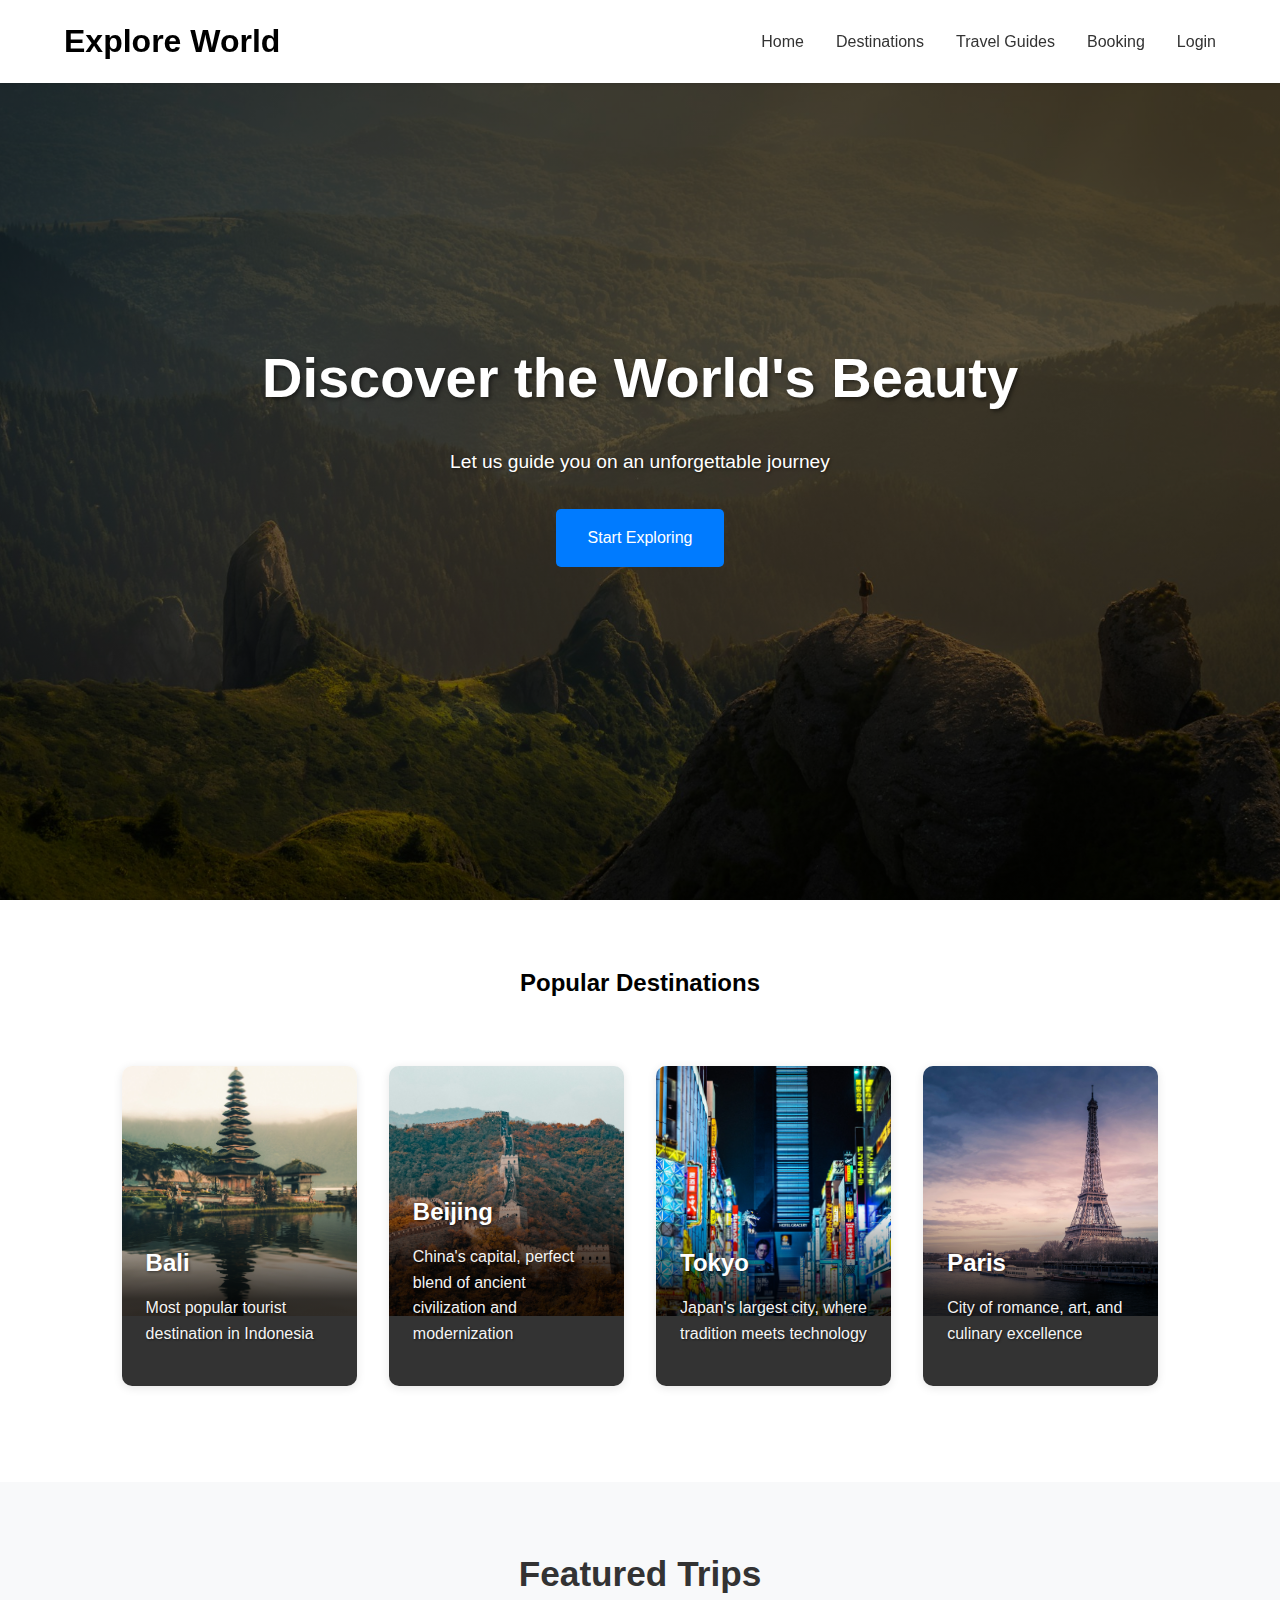
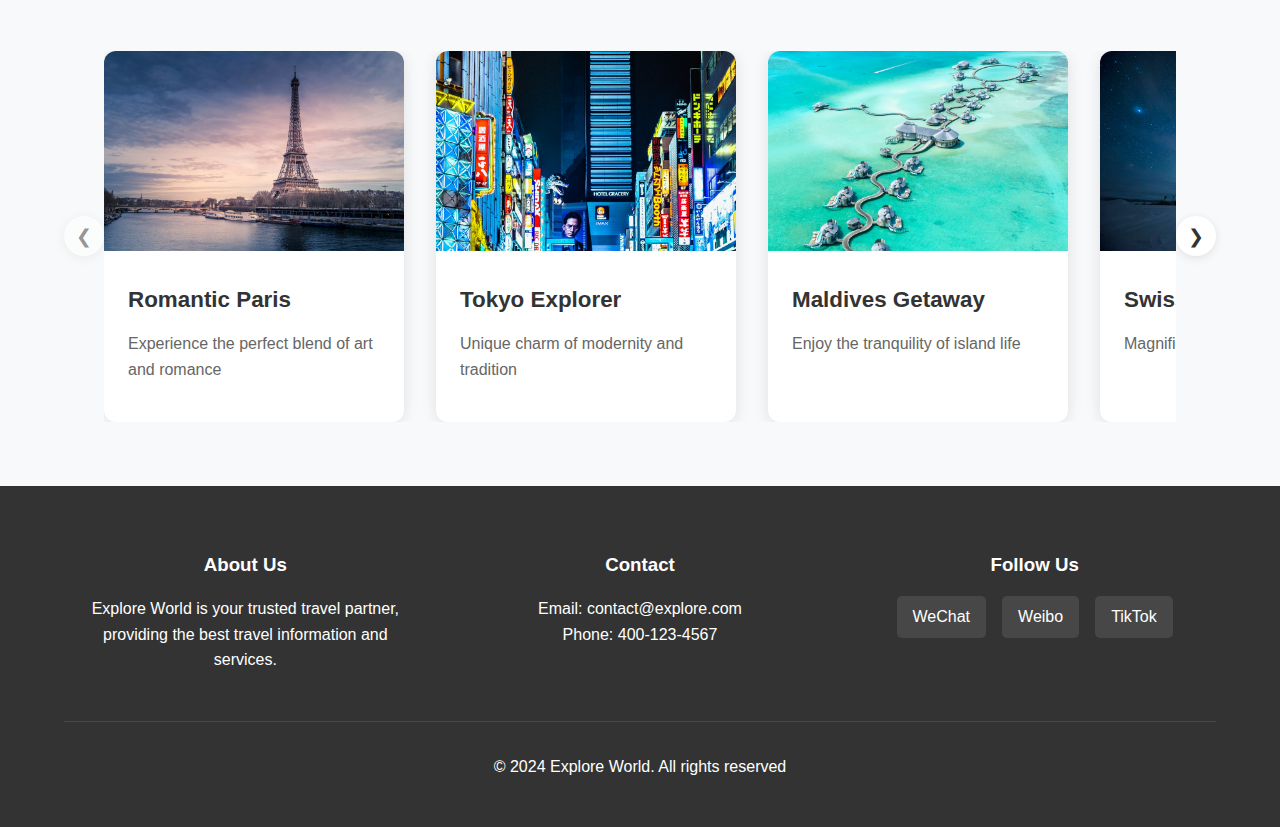
<file: lvyouchuxing/index.html>
<!DOCTYPE html>
<html lang="en">
<head>
    <meta charset="UTF-8">
    <meta name="viewport" content="width=device-width, initial-scale=1.0">
    <title>Explore World - Your Travel Partner</title>
    <link rel="stylesheet" href="css/style.css">
    <link rel="stylesheet" href="css/responsive.css">
</head>
<body>
    <header>
        <nav class="navbar">
            <div class="logo">
                <h1>Explore World</h1>
            </div>
            <div class="nav-toggle" id="navToggle">
                <span></span>
                <span></span>
                <span></span>
            </div>
            <ul class="nav-links">
                <li><a href="index.html">Home</a></li>
                <li><a href="destinations.html">Destinations</a></li>
                <li><a href="guides.html">Travel Guides</a></li>
                <li><a href="booking.html">Booking</a></li>
                <li><a href="login.html">Login</a></li>
            </ul>
        </nav>
    </header>

    <main>
        <section class="hero">
            <div class="hero-content">
                <h2>Discover the World's Beauty</h2>
                <p>Let us guide you on an unforgettable journey</p>
                <a href="destinations.html" class="cta-button">Start Exploring</a>
            </div>
        </section>

        <section class="featured-destinations">
            <h2>Popular Destinations</h2>
            <div class="destination-grid">
                <!-- Destination cards will be loaded dynamically via JS -->
            </div>
        </section>

        <section class="carousel-section">
            <h2>Featured Trips</h2>
            <div class="carousel-container">
                <button class="carousel-button prev" id="prevBtn">❮</button>
                <div class="carousel-track">
                    <!-- Carousel cards will be loaded dynamically -->
                </div>
                <button class="carousel-button next" id="nextBtn">❯</button>
            </div>
        </section>
    </main>

    <footer>
        <div class="footer-content">
            <div class="footer-section">
                <h3>About Us</h3>
                <p>Explore World is your trusted travel partner, providing the best travel information and services.</p>
            </div>
            <div class="footer-section">
                <h3>Contact</h3>
                <p>Email: contact@explore.com</p>
                <p>Phone: 400-123-4567</p>
            </div>
            <div class="footer-section">
                <h3>Follow Us</h3>
                <div class="social-links">
                    <a href="#" class="social-icon">WeChat</a>
                    <a href="#" class="social-icon">Weibo</a>
                    <a href="#" class="social-icon">TikTok</a>
                </div>
            </div>
        </div>
        <div class="footer-bottom">
            <p>&copy; 2024 Explore World. All rights reserved</p>
        </div>
    </footer>

    <script src="js/main.js"></script>
</body>
</html>
</file>
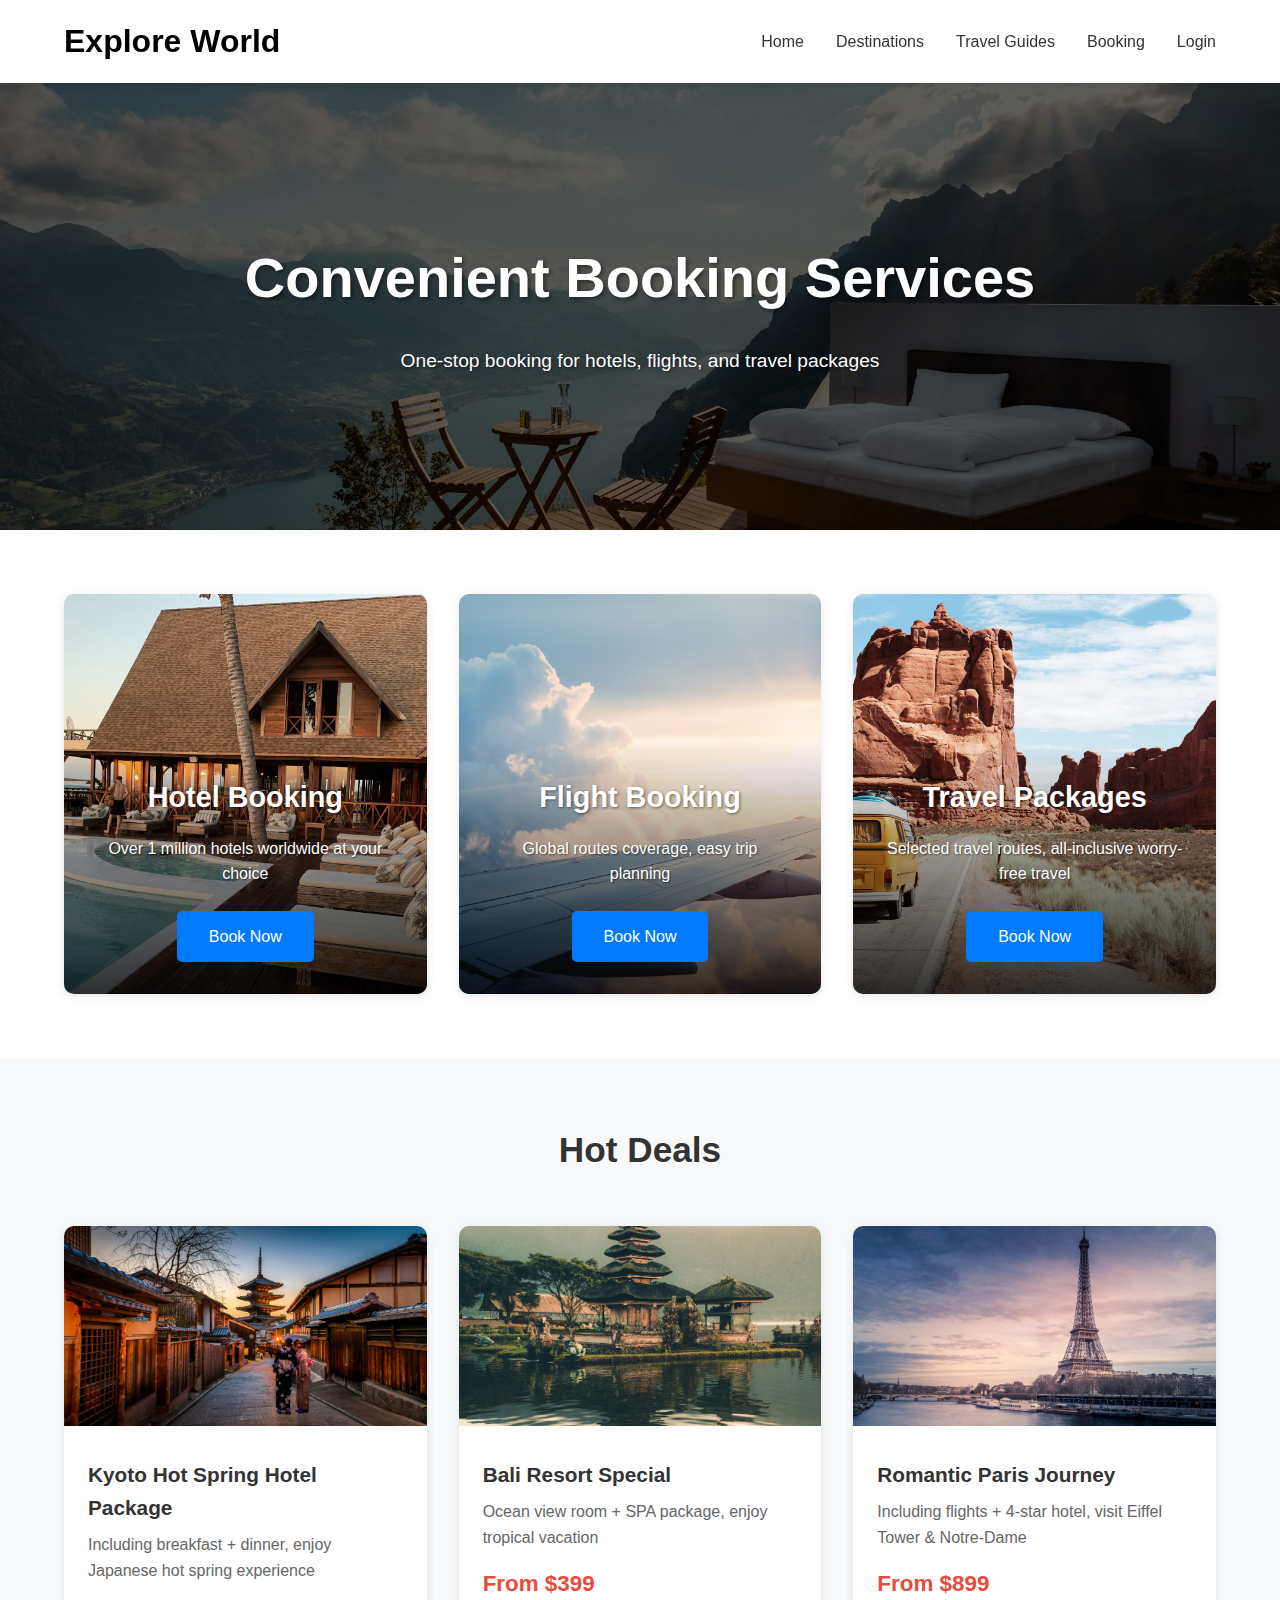
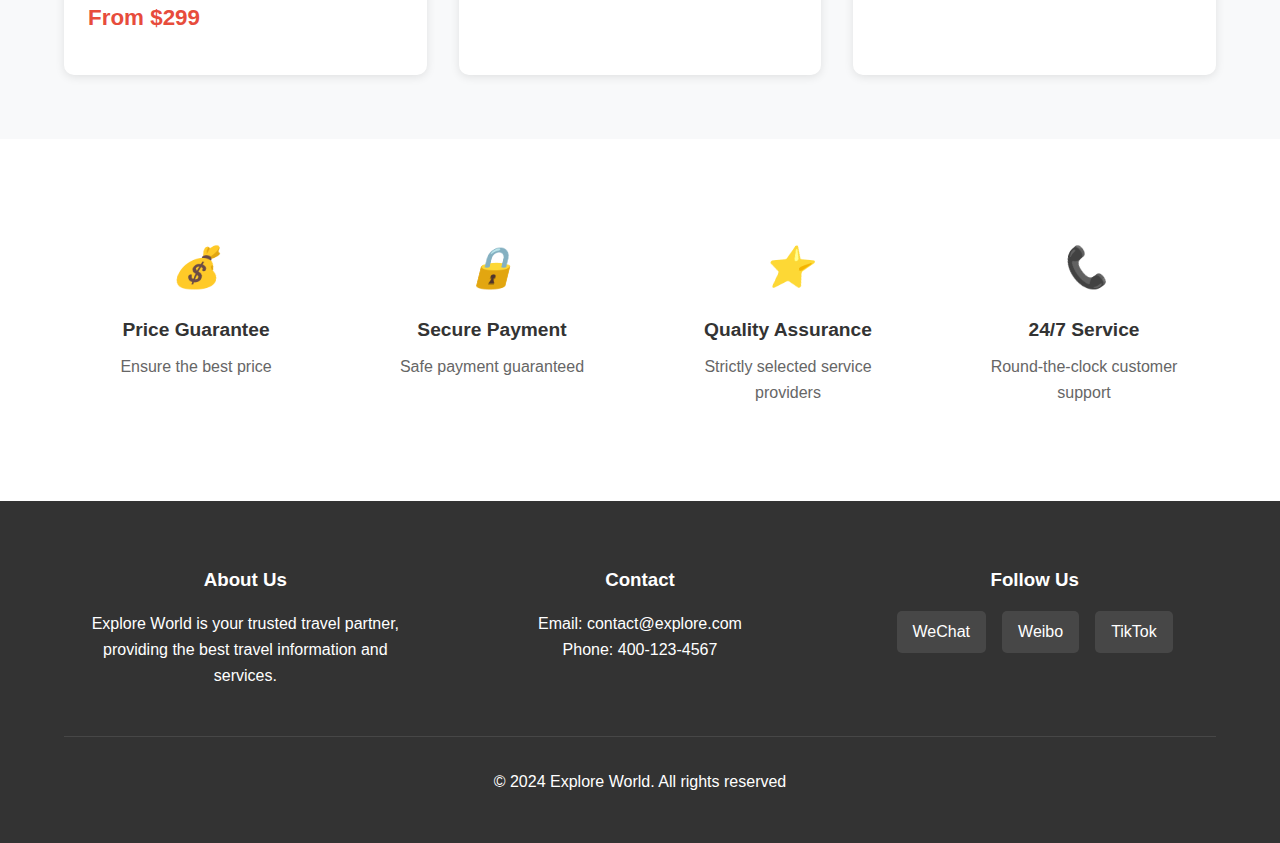
<file: lvyouchuxing/booking.html>
<!DOCTYPE html>
<html lang="en">
<head>
    <meta charset="UTF-8">
    <meta name="viewport" content="width=device-width, initial-scale=1.0">
    <title>Booking Services - Explore World</title>
    <link rel="stylesheet" href="css/style.css">
    <link rel="stylesheet" href="css/responsive.css">
</head>
<body>
    <header>
        <nav class="navbar">
            <div class="logo">
                <h1>Explore World</h1>
            </div>
            <div class="nav-toggle" id="navToggle">
                <span></span>
                <span></span>
                <span></span>
            </div>
            <ul class="nav-links">
                <li><a href="index.html">Home</a></li>
                <li><a href="destinations.html">Destinations</a></li>
                <li><a href="guides.html">Travel Guides</a></li>
                <li><a href="booking.html">Booking</a></li>
                <li><a href="login.html">Login</a></li>
            </ul>
        </nav>
    </header>

    <main class="booking-page">
        <section class="booking-hero">
            <div class="hero-content">
                <h1>Convenient Booking Services</h1>
                <p>One-stop booking for hotels, flights, and travel packages</p>
            </div>
        </section>

        <section class="booking-services">
            <div class="services-grid">
                <div class="service-card" id="hotels">
                    <img src="images/booking/hotel.jpg" alt="Hotel Booking">
                    <div class="service-content">
                        <h2>Hotel Booking</h2>
                        <p>Over 1 million hotels worldwide at your choice</p>
                        <a href="hotel.html" class="book-btn">Book Now</a>
                    </div>
                </div>

                <div class="service-card" id="flights">
                    <img src="images/booking/flight.jpg" alt="Flight Booking">
                    <div class="service-content">
                        <h2>Flight Booking</h2>
                        <p>Global routes coverage, easy trip planning</p>
                        <a href="flight.html" class="book-btn">Book Now</a>
                    </div>
                </div>

                <div class="service-card" id="packages">
                    <img src="images/booking/package.jpg" alt="Travel Packages">
                    <div class="service-content">
                        <h2>Travel Packages</h2>
                        <p>Selected travel routes, all-inclusive worry-free travel</p>
                        <a href="route.html" class="book-btn">Book Now</a>
                    </div>
                </div>
            </div>
        </section>

        <section class="featured-deals">
            <h2>Hot Deals</h2>
            <div class="deals-grid">
                <div class="deal-card">
                    <img src="images/destinations/kyoto.jpg" alt="Kyoto Special">
                    <div class="deal-content">
                        <h3>Kyoto Hot Spring Hotel Package</h3>
                        <p>Including breakfast + dinner, enjoy Japanese hot spring experience</p>
                        <div class="price">From $299</div>

                    </div>
                </div>

                <div class="deal-card">
                    <img src="images/destinations/bali.jpg" alt="Bali Special">
                    <div class="deal-content">
                        <h3>Bali Resort Special</h3>
                        <p>Ocean view room + SPA package, enjoy tropical vacation</p>
                        <div class="price">From $399</div>
                    </div>
                </div>

                <div class="deal-card">
                    <img src="images/destinations/paris.jpg" alt="Paris Special">
                    <div class="deal-content">
                        <h3>Romantic Paris Journey</h3>
                        <p>Including flights + 4-star hotel, visit Eiffel Tower & Notre-Dame</p>
                        <div class="price">From $899</div>

                    </div>
                </div>
            </div>
        </section>

        <section class="booking-features">
            <div class="features-grid">
                <div class="feature-item">
                    <i class="feature-icon">💰</i>
                    <h3>Price Guarantee</h3>
                    <p>Ensure the best price</p>
                </div>
                <div class="feature-item">
                    <i class="feature-icon">🔒</i>
                    <h3>Secure Payment</h3>
                    <p>Safe payment guaranteed</p>
                </div>
                <div class="feature-item">
                    <i class="feature-icon">⭐</i>
                    <h3>Quality Assurance</h3>
                    <p>Strictly selected service providers</p>
                </div>
                <div class="feature-item">
                    <i class="feature-icon">📞</i>
                    <h3>24/7 Service</h3>
                    <p>Round-the-clock customer support</p>
                </div>
            </div>
        </section>
    </main>

    <footer>
        <div class="footer-content">
            <div class="footer-section">
                <h3>About Us</h3>
                <p>Explore World is your trusted travel partner, providing the best travel information and services.</p>
            </div>
            <div class="footer-section">
                <h3>Contact</h3>
                <p>Email: contact@explore.com</p>
                <p>Phone: 400-123-4567</p>
            </div>
            <div class="footer-section">
                <h3>Follow Us</h3>
                <div class="social-links">
                    <a href="#" class="social-icon">WeChat</a>
                    <a href="#" class="social-icon">Weibo</a>
                    <a href="#" class="social-icon">TikTok</a>
                </div>
            </div>
        </div>
        <div class="footer-bottom">
            <p>&copy; 2024 Explore World. All rights reserved</p>
        </div>
    </footer>

    <script src="js/main.js"></script>
</body>
</html>
</file>
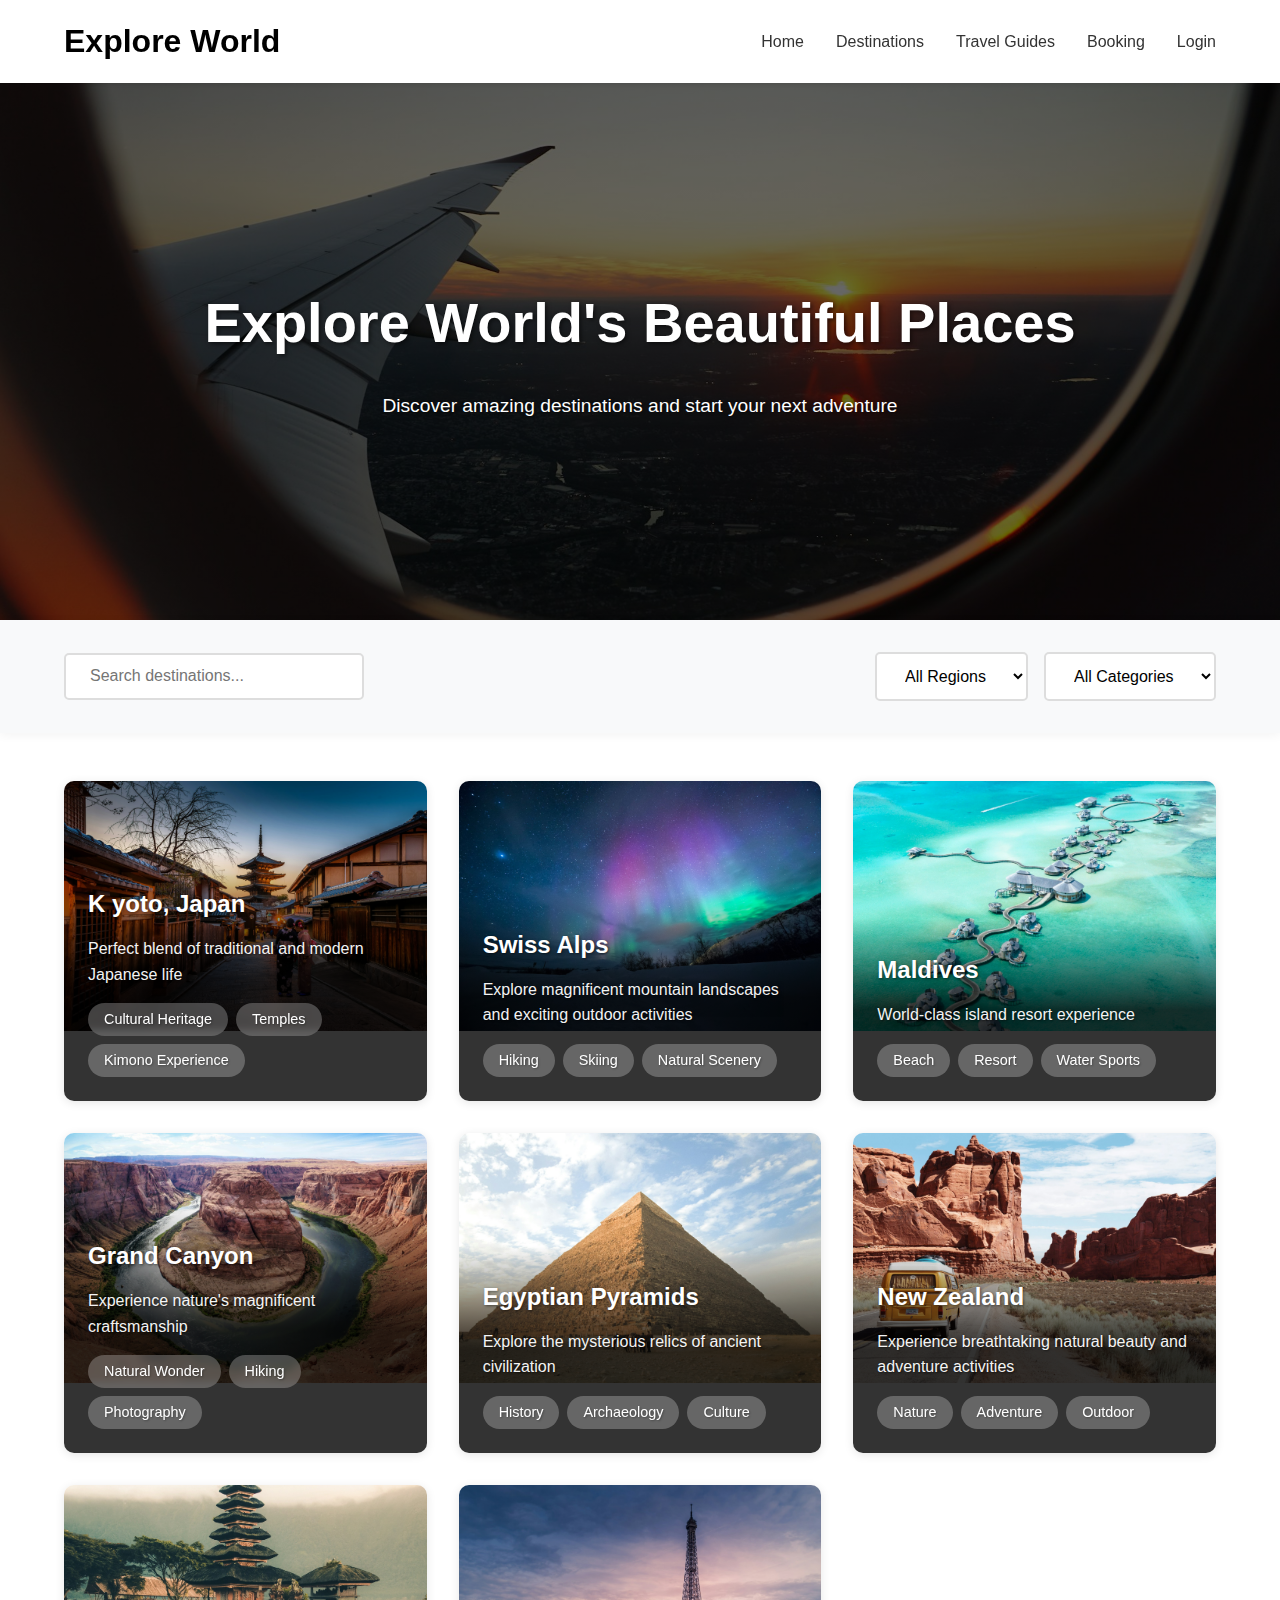
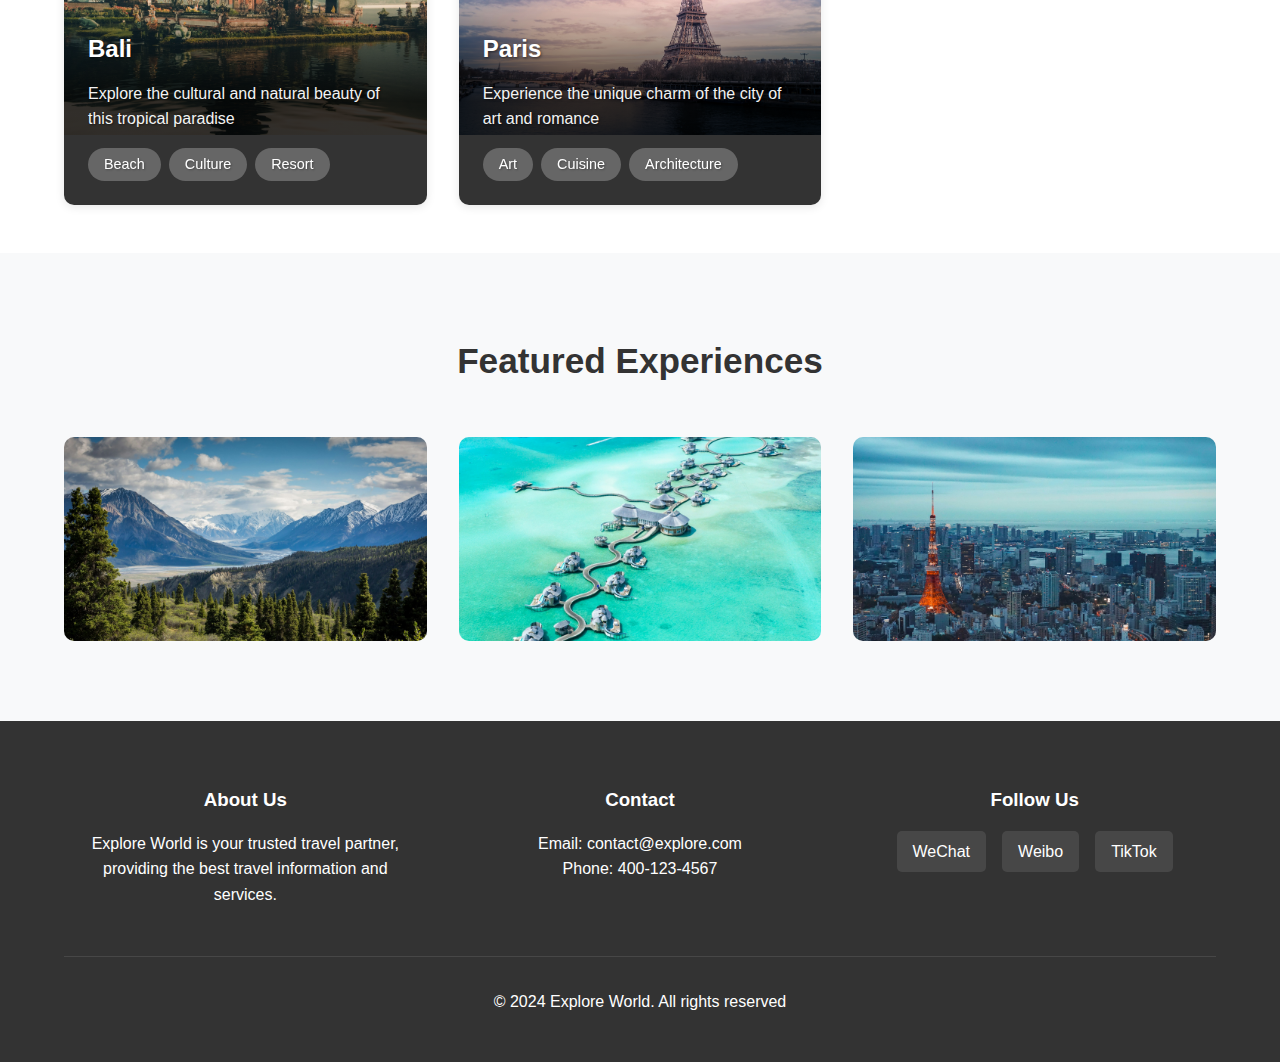
<file: lvyouchuxing/destinations.html>
<!DOCTYPE html>
<html lang="en">
<head>
    <meta charset="UTF-8">
    <meta name="viewport" content="width=device-width, initial-scale=1.0">
    <title>Destinations - Explore World</title>
    <link rel="stylesheet" href="css/style.css">
    <link rel="stylesheet" href="css/responsive.css">
</head>
<body>
    <header>
        <nav class="navbar">
            <div class="logo">
                <h1>Explore World</h1>
            </div>
            <div class="nav-toggle" id="navToggle">
                <span></span>
                <span></span>
                <span></span>
            </div>
            <ul class="nav-links">
                <li><a href="index.html">Home</a></li>
                <li><a href="destinations.html">Destinations</a></li>
                <li><a href="guides.html">Travel Guides</a></li>
                <li><a href="booking.html">Booking</a></li>
                <li><a href="login.html">Login</a></li>
            </ul>
        </nav>
    </header>

    <main class="destinations-page">
        <section class="destinations-hero">
            <div class="hero-content">
                <h1>Explore World's Beautiful Places</h1>
                <p>Discover amazing destinations and start your next adventure</p>
            </div>
        </section>

        <section class="destination-filters">
            <div class="filter-container">
                <div class="search-box">
                    <input type="text" placeholder="Search destinations..." id="searchDestination">
                </div>
                <div class="filter-options">
                    <select id="regionFilter">
                        <option value="">All Regions</option>
                        <option value="asia">Asia</option>
                        <option value="europe">Europe</option>
                        <option value="americas">Americas</option>
                        <option value="oceania">Oceania</option>
                        <option value="africa">Africa</option>
                    </select>
                    <select id="typeFilter">
                        <option value="">All Categories</option>
                        <option value="nature">Nature</option>
                        <option value="culture">Culture</option>
                        <option value="adventure">Adventure</option>
                        <option value="leisure">Leisure</option>
                    </select>
                </div>
            </div>
        </section>

        <section class="destinations-grid">
            <!-- Destination cards will be loaded dynamically via JS -->
        </section>

        <section class="featured-experiences">
            <h2>Featured Experiences</h2>
            <div class="experiences-container">
                <div class="experience-card">
                    <img src="images/destinations/hiking.jpg" alt="Hiking">
                    <div class="experience-content">
                        <h3>Hiking Adventures</h3>
                        <p>Explore magnificent mountains and experience nature's beauty</p>
                    </div>
                </div>
                <div class="experience-card">
                    <img src="images/destinations/island.jpg" alt="Island Vacation">
                    <div class="experience-content">
                        <h3>Island Getaways</h3>
                        <p>Enjoy sun, beach, and relaxation</p>
                    </div>
                </div>
                <div class="experience-card">
                    <img src="images/destinations/city.jpg" alt="City Exploration">
                    <div class="experience-content">
                        <h3>City Exploration</h3>
                        <p>Experience the blend of modern life and historical culture</p>
                    </div>
                </div>
            </div>
        </section>
    </main>

    <footer>
        <div class="footer-content">
            <div class="footer-section">
                <h3>About Us</h3>
                <p>Explore World is your trusted travel partner, providing the best travel information and services.</p>
            </div>
            <div class="footer-section">
                <h3>Contact</h3>
                <p>Email: contact@explore.com</p>
                <p>Phone: 400-123-4567</p>
            </div>
            <div class="footer-section">
                <h3>Follow Us</h3>
                <div class="social-links">
                    <a href="#" class="social-icon">WeChat</a>
                    <a href="#" class="social-icon">Weibo</a>
                    <a href="#" class="social-icon">TikTok</a>
                </div>
            </div>
        </div>
        <div class="footer-bottom">
            <p>&copy; 2024 Explore World. All rights reserved</p>
        </div>
    </footer>

    <script src="js/main.js"></script>
    <script src="js/destinations.js"></script>
</body>
</html>
</file>
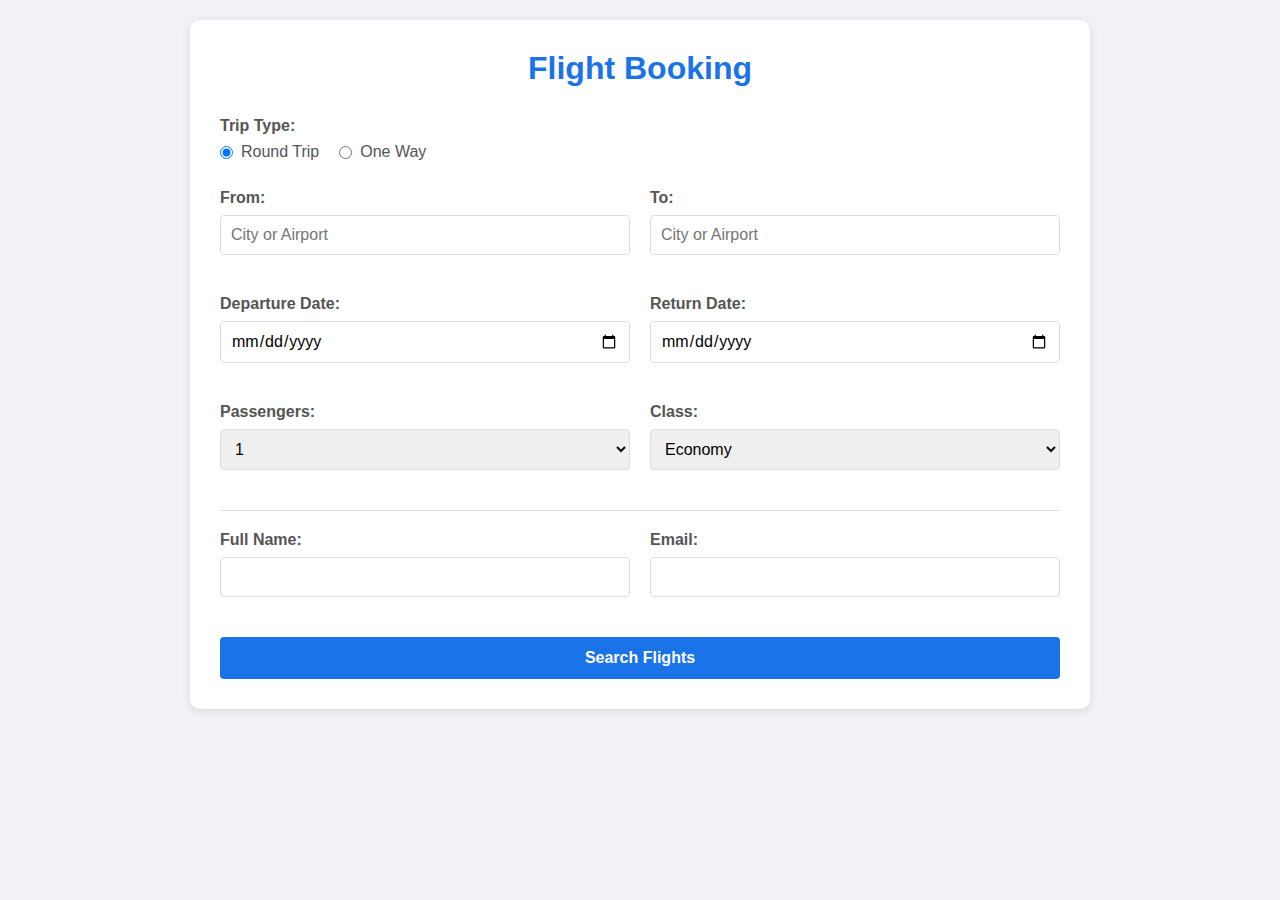
<file: lvyouchuxing/flight.html>
<!DOCTYPE html>
<html lang="en">
<head>
    <meta charset="UTF-8">
    <meta name="viewport" content="width=device-width, initial-scale=1.0">
    <title>Flight Booking</title>
    <style>
        * {
            box-sizing: border-box;
            margin: 0;
            padding: 0;
            font-family: Arial, sans-serif;
        }

        body {
            background-color: #f0f2f5;
            padding: 20px;
        }

        .container {
            max-width: 900px;
            margin: 0 auto;
            background-color: white;
            padding: 30px;
            border-radius: 10px;
            box-shadow: 0 2px 10px rgba(0,0,0,0.1);
        }

        h1 {
            color: #1a73e8;
            text-align: center;
            margin-bottom: 30px;
        }

        .form-row {
            display: flex;
            gap: 20px;
            margin-bottom: 20px;
        }

        .form-group {
            flex: 1;
            margin-bottom: 20px;
        }

        label {
            display: block;
            margin-bottom: 8px;
            color: #555;
            font-weight: bold;
        }

        input, select {
            width: 100%;
            padding: 10px;
            border: 1px solid #ddd;
            border-radius: 4px;
            font-size: 16px;
        }

        .trip-type {
            margin-bottom: 20px;
        }

        .radio-group {
            display: flex;
            gap: 20px;
        }

        .radio-group label {
            display: flex;
            align-items: center;
            font-weight: normal;
        }

        .radio-group input[type="radio"] {
            width: auto;
            margin-right: 8px;
        }

        button {
            background-color: #1a73e8;
            color: white;
            padding: 12px 24px;
            border: none;
            border-radius: 4px;
            cursor: pointer;
            width: 100%;
            font-size: 16px;
            font-weight: bold;
            transition: background-color 0.3s;
        }

        button:hover {
            background-color: #1557b0;
        }

        .passenger-details {
            margin-top: 20px;
            padding-top: 20px;
            border-top: 1px solid #ddd;
        }

        @media (max-width: 768px) {
            .form-row {
                flex-direction: column;
                gap: 10px;
            }
        }
    </style>
</head>
<body>
<div class="container">
    <h1>Flight Booking</h1>
    <form id="flightBookingForm">
        <div class="trip-type">
            <label>Trip Type:</label>
            <div class="radio-group">
                <label>
                    <input type="radio" name="tripType" value="roundTrip" checked> Round Trip
                </label>
                <label>
                    <input type="radio" name="tripType" value="oneWay"> One Way
                </label>
            </div>
        </div>

        <div class="form-row">
            <div class="form-group">
                <label for="from">From:</label>
                <input type="text" id="from" placeholder="City or Airport" required>
            </div>

            <div class="form-group">
                <label for="to">To:</label>
                <input type="text" id="to" placeholder="City or Airport" required>
            </div>
        </div>

        <div class="form-row">
            <div class="form-group">
                <label for="departDate">Departure Date:</label>
                <input type="date" id="departDate" required>
            </div>

            <div class="form-group">
                <label for="returnDate">Return Date:</label>
                <input type="date" id="returnDate">
            </div>
        </div>

        <div class="form-row">
            <div class="form-group">
                <label for="passengers">Passengers:</label>
                <select id="passengers" required>
                    <option value="1">1</option>
                    <option value="2">2</option>
                    <option value="3">3</option>
                    <option value="4">4</option>
                    <option value="5">5</option>
                </select>
            </div>

            <div class="form-group">
                <label for="class">Class:</label>
                <select id="class" required>
                    <option value="economy">Economy</option>
                    <option value="business">Business</option>
                    <option value="first">First Class</option>
                </select>
            </div>
        </div>

        <div class="passenger-details">
            <div class="form-row">
                <div class="form-group">
                    <label for="name">Full Name:</label>
                    <input type="text" id="name" required>
                </div>

                <div class="form-group">
                    <label for="email">Email:</label>
                    <input type="email" id="email" required>
                </div>
            </div>
        </div>

        <button type="submit">Search Flights</button>
    </form>
</div>

<script>
    document.getElementById('flightBookingForm').addEventListener('submit', function(e) {
        e.preventDefault();

        const formData = {
            tripType: document.querySelector('input[name="tripType"]:checked').value,
            from: document.getElementById('from').value,
            to: document.getElementById('to').value,
            departDate: document.getElementById('departDate').value,
            returnDate: document.getElementById('returnDate').value,
            passengers: document.getElementById('passengers').value,
            class: document.getElementById('class').value,
            name: document.getElementById('name').value,
            email: document.getElementById('email').value
        };

        alert('Flight search submitted!\n\nDetails:\n' +
              `Trip Type: ${formData.tripType}\n` +
              `From: ${formData.from}\n` +
              `To: ${formData.to}\n` +
              `Departure: ${formData.departDate}\n` +
              `Return: ${formData.returnDate}\n` +
              `Passengers: ${formData.passengers}\n` +
              `Class: ${formData.class}\n` +
              `Name: ${formData.name}\n` +
              `Email: ${formData.email}`);
    });

    // Handle one-way/round-trip selection
    document.querySelectorAll('input[name="tripType"]').forEach(radio => {
        radio.addEventListener('change', function() {
            const returnDate = document.getElementById('returnDate');
            if (this.value === 'oneWay') {
                returnDate.disabled = true;
                returnDate.required = false;
            } else {
                returnDate.disabled = false;
                returnDate.required = true;
            }
        });
    });
</script>
</body>
</html>
</file>
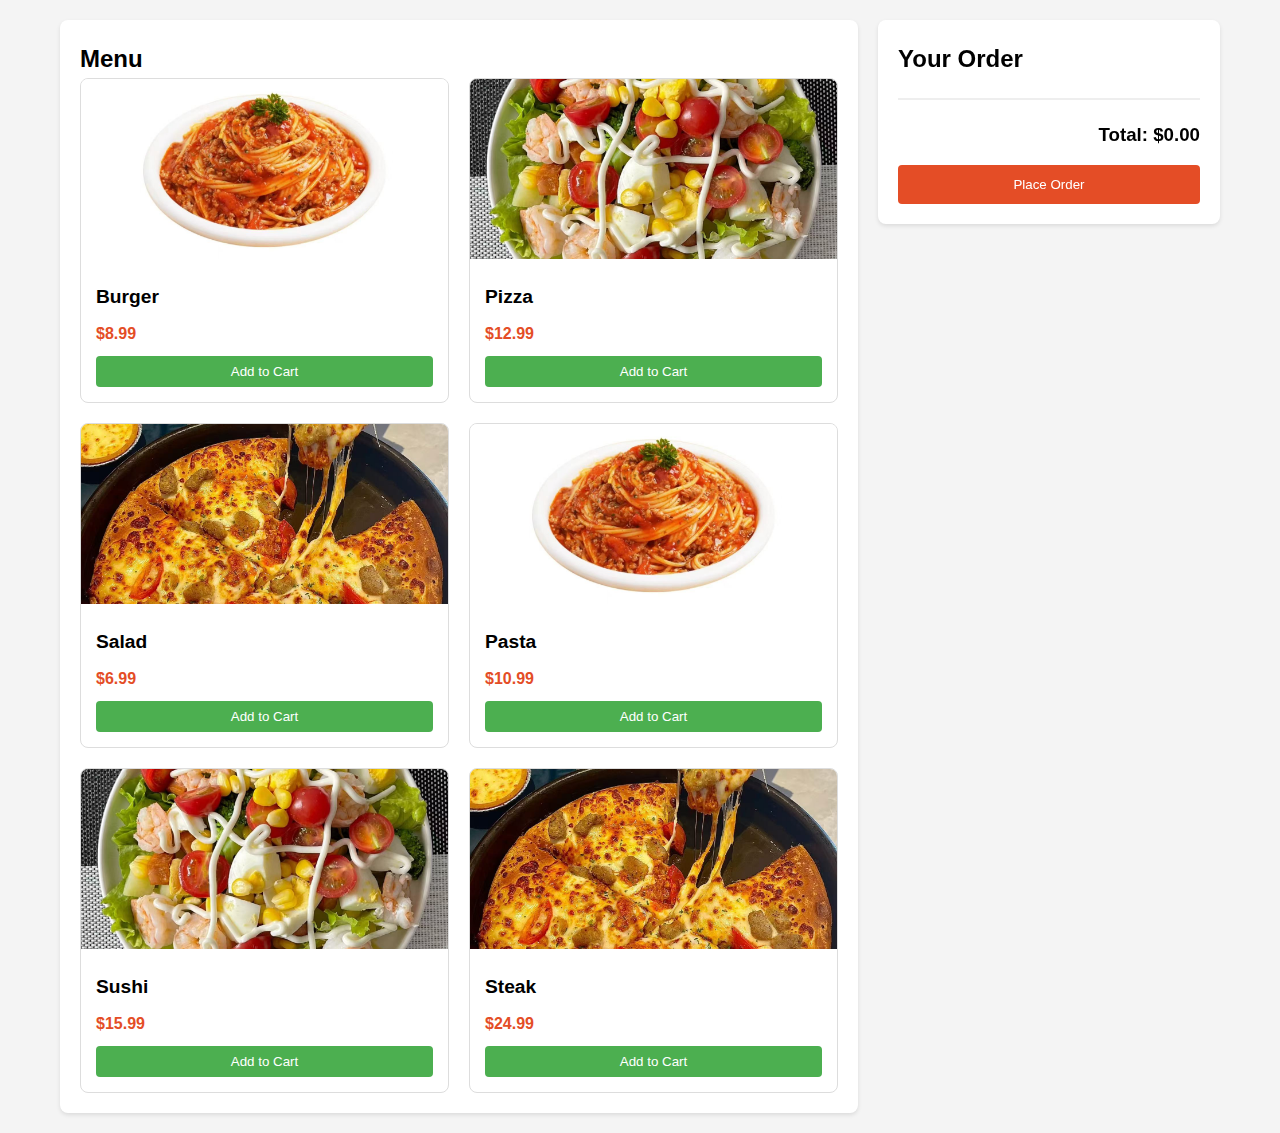
<file: lvyouchuxing/food.html>
<!DOCTYPE html>
<html lang="en">
<head>
    <meta charset="UTF-8">
    <meta name="viewport" content="width=device-width, initial-scale=1.0">
    <title>Restaurant Ordering System</title>
    <style>
        * {
            margin: 0;
            padding: 0;
            box-sizing: border-box;
        }

        body {
            font-family: Arial, sans-serif;
            line-height: 1.6;
            background-color: #f4f4f4;
        }

        .container {
            max-width: 1200px;
            margin: 0 auto;
            padding: 20px;
            display: grid;
            grid-template-columns: 7fr 3fr;
            gap: 20px;
        }

        .menu-section {
            background: white;
            padding: 20px;
            border-radius: 8px;
            box-shadow: 0 2px 4px rgba(0,0,0,0.1);
        }

        .cart-section {
            background: white;
            padding: 20px;
            border-radius: 8px;
            box-shadow: 0 2px 4px rgba(0,0,0,0.1);
            position: sticky;
            top: 20px;
            height: fit-content;
        }

        .menu-grid {
            display: grid;
            grid-template-columns: repeat(auto-fill, minmax(250px, 1fr));
            gap: 20px;
        }

        .menu-item {
            border: 1px solid #ddd;
            border-radius: 8px;
            overflow: hidden;
            transition: transform 0.2s;
        }

        .menu-item:hover {
            transform: translateY(-5px);
        }

        .menu-item img {
            width: 100%;
            height: 180px;
            object-fit: cover;
        }

        .menu-item-content {
            padding: 15px;
        }

        .menu-item-title {
            font-size: 1.2em;
            margin-bottom: 8px;
        }

        .menu-item-price {
            color: #e44d26;
            font-weight: bold;
            margin-bottom: 10px;
        }

        .add-to-cart {
            background: #4CAF50;
            color: white;
            border: none;
            padding: 8px 15px;
            border-radius: 4px;
            cursor: pointer;
            width: 100%;
            transition: background 0.2s;
        }

        .add-to-cart:hover {
            background: #45a049;
        }

        .cart-item {
            display: flex;
            justify-content: space-between;
            align-items: center;
            padding: 10px 0;
            border-bottom: 1px solid #eee;
        }

        .cart-item-quantity {
            display: flex;
            align-items: center;
            gap: 10px;
        }

        .quantity-btn {
            background: #ddd;
            border: none;
            padding: 5px 10px;
            border-radius: 4px;
            cursor: pointer;
        }

        .cart-total {
            margin-top: 20px;
            padding-top: 20px;
            border-top: 2px solid #eee;
            text-align: right;
        }

        .place-order {
            background: #e44d26;
            color: white;
            border: none;
            padding: 12px 20px;
            border-radius: 4px;
            cursor: pointer;
            width: 100%;
            margin-top: 15px;
            transition: background 0.2s;
        }

        .place-order:hover {
            background: #d44122;
        }

        @media (max-width: 768px) {
            .container {
                grid-template-columns: 1fr;
            }

            .cart-section {
                position: static;
            }
        }
    </style>
</head>
<body>
<div class="container">
    <div class="menu-section">
        <h2>Menu</h2>
        <div class="menu-grid" id="menuGrid">
            <!-- Menu items will be populated by JavaScript -->
        </div>
    </div>

    <div class="cart-section">
        <h2>Your Order</h2>
        <div id="cartItems">
            <!-- Cart items will be populated by JavaScript -->
        </div>
        <div class="cart-total">
            <h3>Total: <span id="cartTotal">$0.00</span></h3>
        </div>
        <button class="place-order" onclick="placeOrder()">Place Order</button>
    </div>
</div>

<script>
    const menuItems = [
        { id: 1, name: 'Burger', price: 8.99, image: 'images/food/3.jpg' },
        { id: 2, name: 'Pizza', price: 12.99, image: 'images/food/4.jpg' },
        { id: 3, name: 'Salad', price: 6.99, image: 'images/food/5.jpg' },
        { id: 4, name: 'Pasta', price: 10.99, image: 'images/food/3.jpg' },
        { id: 5, name: 'Sushi', price: 15.99, image: 'images/food/4.jpg' },
        { id: 6, name: 'Steak', price: 24.99, image: 'images/food/5.jpg' }
    ];

    let cart = [];

    // Initialize menu
    function initMenu() {
        const menuGrid = document.getElementById('menuGrid');
        menuItems.forEach(item => {
            const menuItem = document.createElement('div');
            menuItem.className = 'menu-item';
            menuItem.innerHTML = `
                <img src="${item.image}" alt="${item.name}">
                <div class="menu-item-content">
                    <h3 class="menu-item-title">${item.name}</h3>
                    <p class="menu-item-price">$${item.price.toFixed(2)}</p>
                    <button class="add-to-cart" onclick="addToCart(${item.id})">Add to Cart</button>
                </div>
            `;
            menuGrid.appendChild(menuItem);
        });
    }

    // Add item to cart
    function addToCart(itemId) {
        const item = menuItems.find(item => item.id === itemId);
        const cartItem = cart.find(cartItem => cartItem.id === itemId);

        if (cartItem) {
            cartItem.quantity++;
        } else {
            cart.push({ ...item, quantity: 1 });
        }

        updateCart();
    }

    // Update cart display
    function updateCart() {
        const cartItems = document.getElementById('cartItems');
        const cartTotal = document.getElementById('cartTotal');
        cartItems.innerHTML = '';

        let total = 0;
        cart.forEach(item => {
            const cartItem = document.createElement('div');
            cartItem.className = 'cart-item';
            cartItem.innerHTML = `
                <span>${item.name}</span>
                <div class="cart-item-quantity">
                    <button class="quantity-btn" onclick="updateQuantity(${item.id}, ${item.quantity - 1})">-</button>
                    <span>${item.quantity}</span>
                    <button class="quantity-btn" onclick="updateQuantity(${item.id}, ${item.quantity + 1})">+</button>
                    <span>$${(item.price * item.quantity).toFixed(2)}</span>
                </div>
            `;
            cartItems.appendChild(cartItem);
            total += item.price * item.quantity;
        });

        cartTotal.textContent = `$${total.toFixed(2)}`;
    }

    // Update item quantity
    function updateQuantity(itemId, newQuantity) {
        if (newQuantity < 1) {
            cart = cart.filter(item => item.id !== itemId);
        } else {
            const item = cart.find(item => item.id === itemId);
            if (item) {
                item.quantity = newQuantity;
            }
        }
        updateCart();
    }

    // Place order
    function placeOrder() {
        if (cart.length === 0) {
            alert('Please add items to your cart first!');
            return;
        }
        alert('Order placed successfully!');
        cart = [];
        updateCart();
    }

    // Initialize the menu when the page loads
    window.onload = initMenu;
</script>
</body>
</html>
</file>
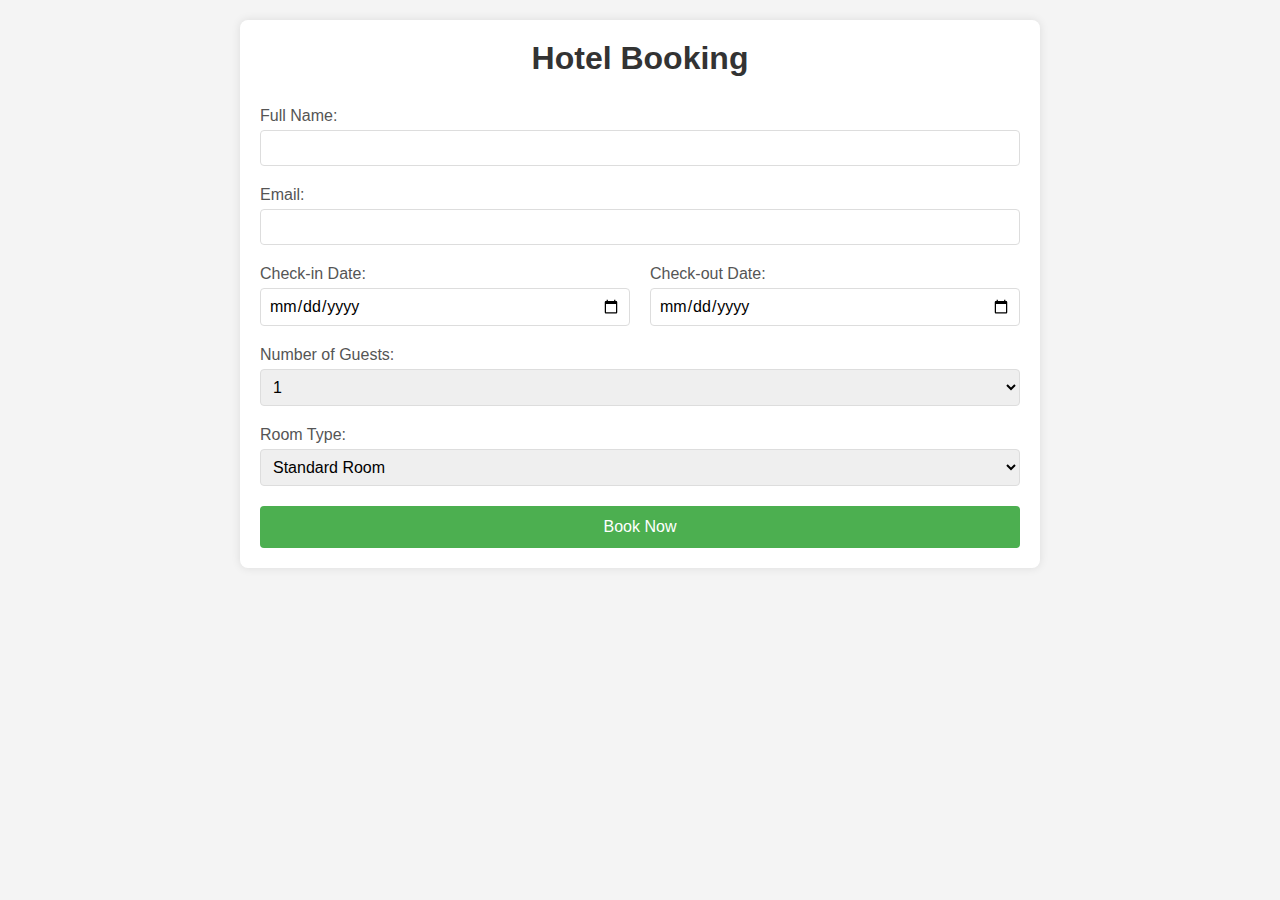
<file: lvyouchuxing/hotel.html>
<!DOCTYPE html>
<html lang="en">
<head>
    <meta charset="UTF-8">
    <meta name="viewport" content="width=device-width, initial-scale=1.0">
    <title>Hotel Booking</title>
    <style>
        * {
            box-sizing: border-box;
            margin: 0;
            padding: 0;
            font-family: Arial, sans-serif;
        }

        body {
            background-color: #f4f4f4;
            padding: 20px;
        }

        .container {
            max-width: 800px;
            margin: 0 auto;
            background-color: white;
            padding: 20px;
            border-radius: 8px;
            box-shadow: 0 0 10px rgba(0,0,0,0.1);
        }

        h1 {
            color: #333;
            text-align: center;
            margin-bottom: 30px;
        }

        .form-group {
            margin-bottom: 20px;
        }

        label {
            display: block;
            margin-bottom: 5px;
            color: #555;
        }

        input, select {
            width: 100%;
            padding: 8px;
            border: 1px solid #ddd;
            border-radius: 4px;
            font-size: 16px;
        }

        .dates {
            display: flex;
            gap: 20px;
        }

        .dates .form-group {
            flex: 1;
        }

        button {
            background-color: #4CAF50;
            color: white;
            padding: 12px 20px;
            border: none;
            border-radius: 4px;
            cursor: pointer;
            width: 100%;
            font-size: 16px;
        }

        button:hover {
            background-color: #45a049;
        }

        @media (max-width: 600px) {
            .dates {
                flex-direction: column;
                gap: 10px;
            }
        }
    </style>
</head>
<body>
<div class="container">
    <h1>Hotel Booking</h1>
    <form id="bookingForm">
        <div class="form-group">
            <label for="name">Full Name:</label>
            <input type="text" id="name" required>
        </div>

        <div class="form-group">
            <label for="email">Email:</label>
            <input type="email" id="email" required>
        </div>

        <div class="dates">
            <div class="form-group">
                <label for="checkin">Check-in Date:</label>
                <input type="date" id="checkin" required>
            </div>

            <div class="form-group">
                <label for="checkout">Check-out Date:</label>
                <input type="date" id="checkout" required>
            </div>
        </div>

        <div class="form-group">
            <label for="guests">Number of Guests:</label>
            <select id="guests" required>
                <option value="1">1</option>
                <option value="2">2</option>
                <option value="3">3</option>
                <option value="4">4</option>
            </select>
        </div>

        <div class="form-group">
            <label for="room">Room Type:</label>
            <select id="room" required>
                <option value="standard">Standard Room</option>
                <option value="deluxe">Deluxe Room</option>
                <option value="suite">Suite</option>
            </select>
        </div>

        <button type="submit">Book Now</button>
    </form>
</div>

<script>
    document.getElementById('bookingForm').addEventListener('submit', function(e) {
        e.preventDefault();

        const formData = {
            name: document.getElementById('name').value,
            email: document.getElementById('email').value,
            checkin: document.getElementById('checkin').value,
            checkout: document.getElementById('checkout').value,
            guests: document.getElementById('guests').value,
            room: document.getElementById('room').value
        };

        alert('Booking submitted!\n\nDetails:\n' +
              `Name: ${formData.name}\n` +
              `Email: ${formData.email}\n` +
              `Check-in: ${formData.checkin}\n` +
              `Check-out: ${formData.checkout}\n` +
              `Guests: ${formData.guests}\n` +
              `Room: ${formData.room}`);
    });
</script>
</body>
</html>
</file>
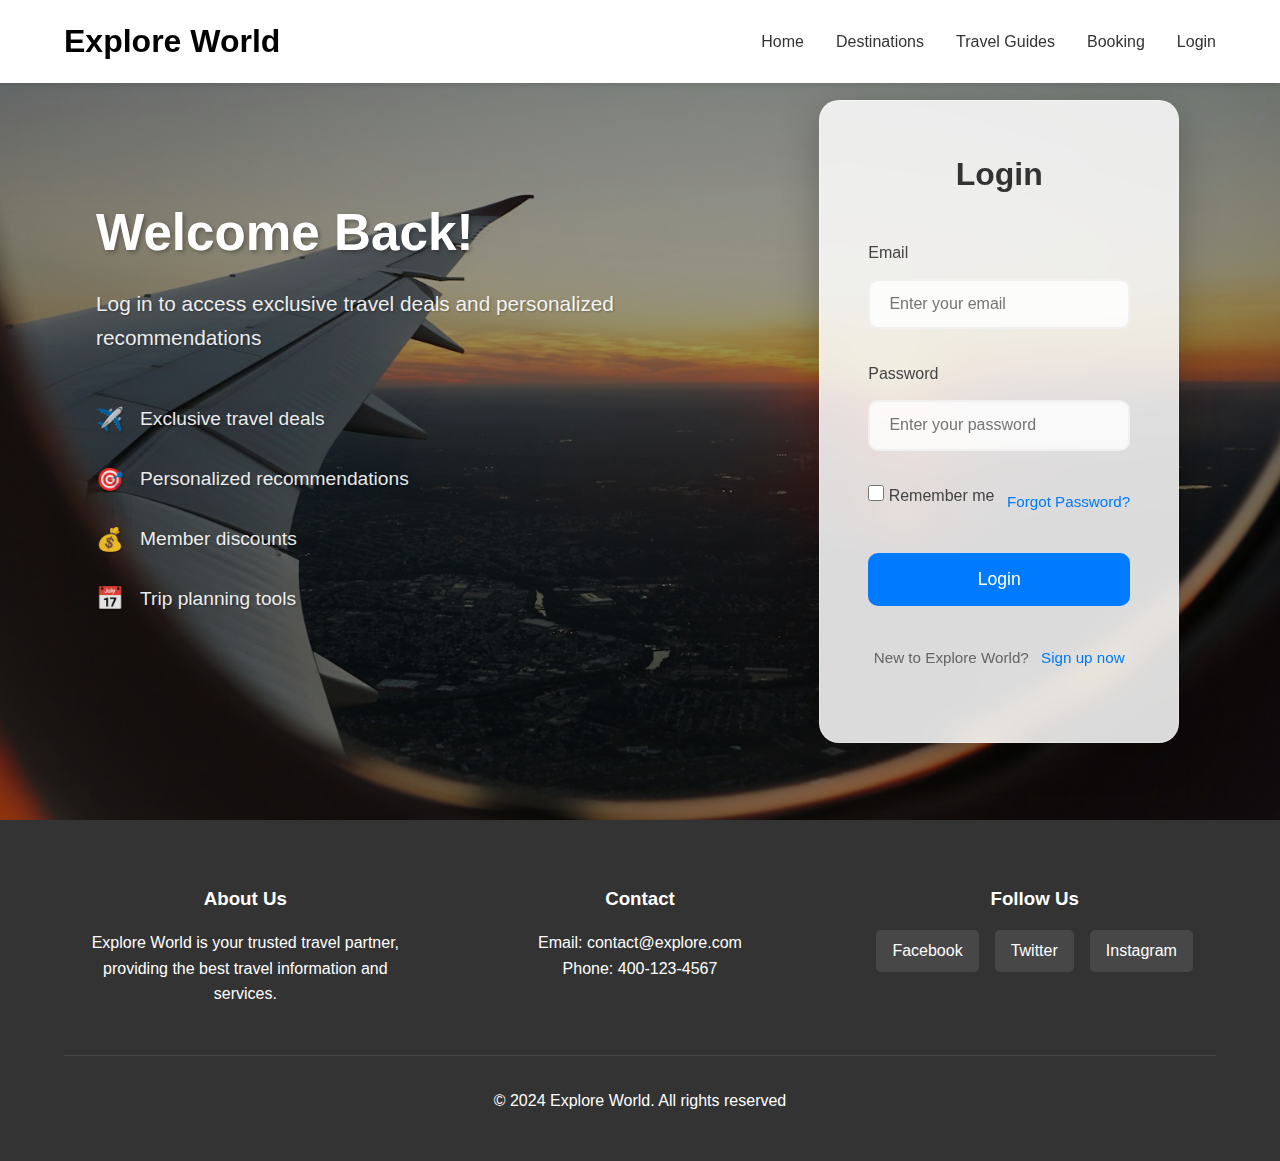
<file: lvyouchuxing/login.html>
<!DOCTYPE html>
<html lang="en">
<head>
    <meta charset="UTF-8">
    <meta name="viewport" content="width=device-width, initial-scale=1.0">
    <title>Login - Explore World</title>
    <link rel="stylesheet" href="css/style.css">
    <link rel="stylesheet" href="css/responsive.css">
</head>
<body>
<header>
    <nav class="navbar">
        <div class="logo">
            <h1>Explore World</h1>
        </div>
        <div class="nav-toggle" id="navToggle">
            <span></span>
            <span></span>
            <span></span>
        </div>
        <ul class="nav-links">
            <li><a href="index.html">Home</a></li>
            <li><a href="destinations.html">Destinations</a></li>
            <li><a href="guides.html">Travel Guides</a></li>
            <li><a href="booking.html">Booking</a></li>
            <li><a href="login.html">Login</a></li>
        </ul>
    </nav>
</header>

<main class="login-page">
    <div class="login-content">
        <div class="login-left">
            <h1>Welcome Back!</h1>
            <p>Log in to access exclusive travel deals and personalized recommendations</p>
            <ul class="feature-list">
                <li data-icon="✈️">Exclusive travel deals</li>
                <li data-icon="🎯">Personalized recommendations</li>
                <li data-icon="💰">Member discounts</li>
                <li data-icon="📅">Trip planning tools</li>
            </ul>
        </div>
        <div class="login-right">
            <div class="login-box">
                <h2>Login</h2>
                <form class="login-form">
                    <div class="form-group">
                        <label for="email">Email</label>
                        <input type="email" id="email" placeholder="Enter your email" required>
                    </div>
                    <div class="form-group">
                        <label for="password">Password</label>
                        <input type="password" id="password" placeholder="Enter your password" required>
                    </div>
                    <div class="form-options">
                        <label class="remember-me">
                            <input type="checkbox">
                            <span>Remember me</span>
                        </label>
                        <a href="#" class="forgot-password">Forgot Password?</a>
                    </div>
                    <button type="submit" class="login-btn">Login</button>
                    <div class="register-link">
                        New to Explore World? <a href="#">Sign up now</a>
                    </div>
                </form>
            </div>
        </div>
    </div>
</main>

<footer>
    <div class="footer-content">
        <div class="footer-section">
            <h3>About Us</h3>
            <p>Explore World is your trusted travel partner, providing the best travel information and services.</p>
        </div>
        <div class="footer-section">
            <h3>Contact</h3>
            <p>Email: contact@explore.com</p>
            <p>Phone: 400-123-4567</p>
        </div>
        <div class="footer-section">
            <h3>Follow Us</h3>
            <div class="social-links">
                <a href="#" class="social-icon">Facebook</a>
                <a href="#" class="social-icon">Twitter</a>
                <a href="#" class="social-icon">Instagram</a>
            </div>
        </div>
    </div>
    <div class="footer-bottom">
        <p>&copy; 2024 Explore World. All rights reserved</p>
    </div>
</footer>
<script src="js/login.js"></script>
<script src="js/main.js"></script>
</body>
</html>
</file>
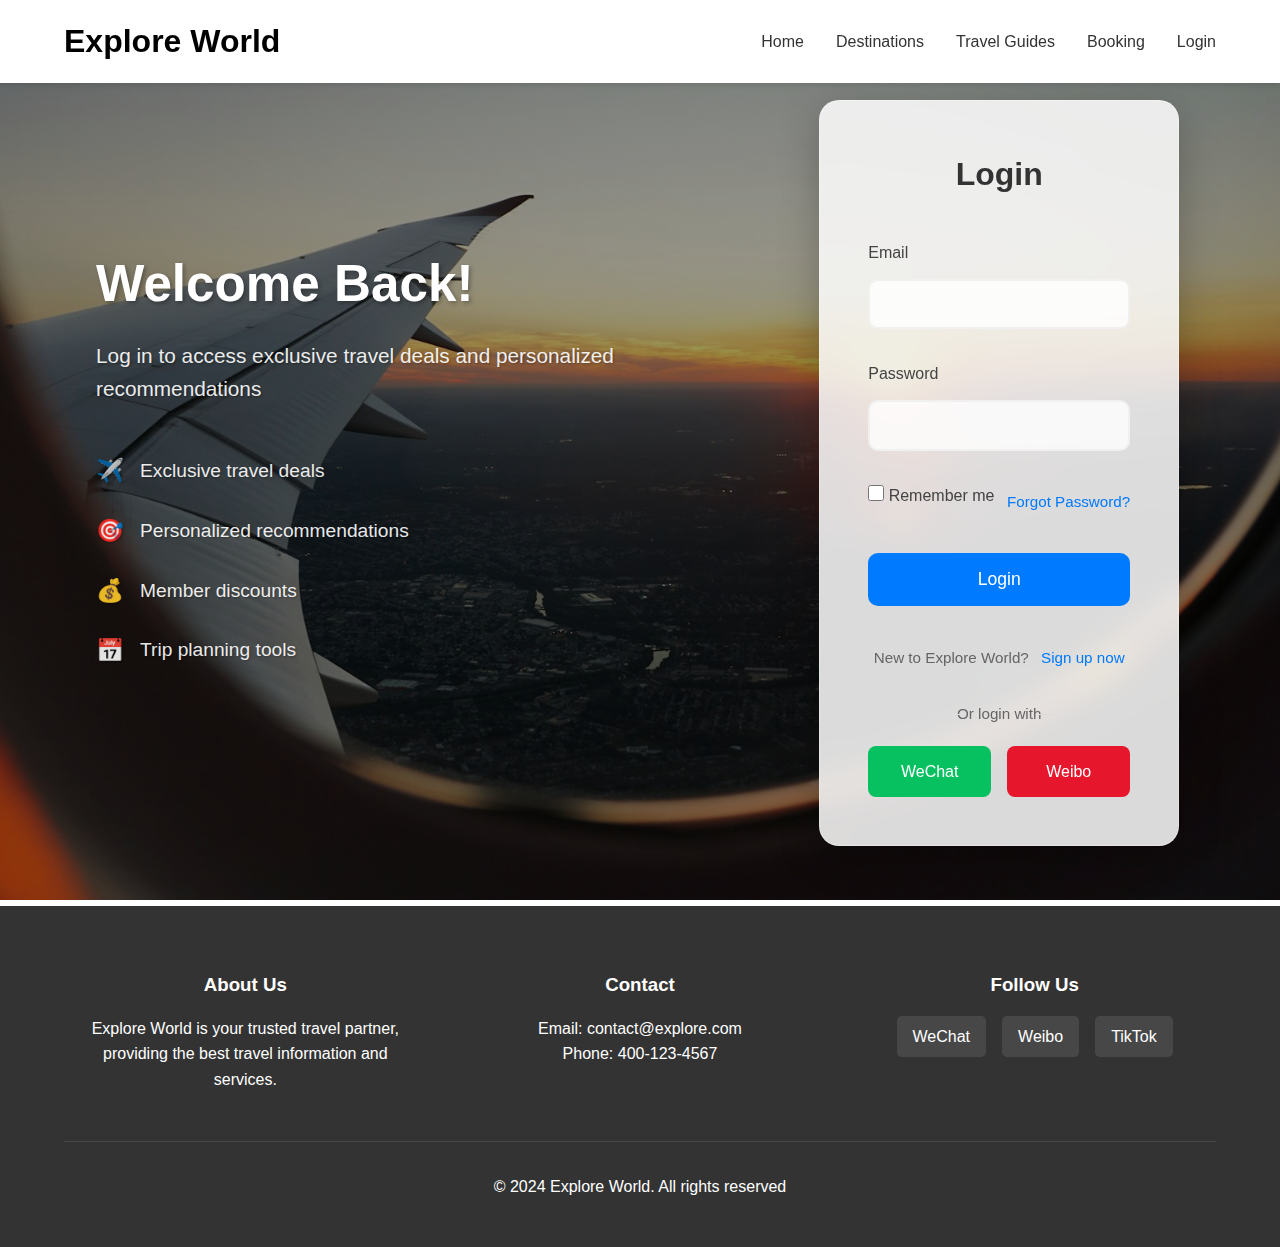
<file: lvyouchuxing/logo.html>
<!DOCTYPE html>
<html lang="en">
<head>
    <meta charset="UTF-8">
    <meta name="viewport" content="width=device-width, initial-scale=1.0">
    <title>Login - Explore World</title>
    <link rel="stylesheet" href="css/style.css">
    <link rel="stylesheet" href="css/responsive.css">
</head>
<body>
    <header>
        <nav class="navbar">
            <div class="logo">
                <h1>Explore World</h1>
            </div>
            <div class="nav-toggle" id="navToggle">
                <span></span>
                <span></span>
                <span></span>
            </div>
            <ul class="nav-links">
                <li><a href="index.html">Home</a></li>
                <li><a href="destinations.html">Destinations</a></li>
                <li><a href="guides.html">Travel Guides</a></li>
                <li><a href="booking.html">Booking</a></li>
                <li><a href="login.html">Login</a></li>
            </ul>
        </nav>
    </header>

    <main class="login-page">
        <div class="login-content">
            <div class="login-left">
                <h1>Welcome Back!</h1>
                <p>Log in to access exclusive travel deals and personalized recommendations</p>
                <ul class="feature-list">
                    <li data-icon="✈️">Exclusive travel deals</li>
                    <li data-icon="🎯">Personalized recommendations</li>
                    <li data-icon="💰">Member discounts</li>
                    <li data-icon="📅">Trip planning tools</li>
                </ul>
            </div>
            <div class="login-right">
                <div class="login-box">
                    <h2>Login</h2>
                    <form class="login-form">
                        <div class="form-group">
                            <label for="email">Email</label>
                            <input type="email" id="email" required>
                        </div>
                        <div class="form-group">
                            <label for="password">Password</label>
                            <input type="password" id="password" required>
                        </div>
                        <div class="form-options">
                            <label class="remember-me">
                                <input type="checkbox">
                                <span>Remember me</span>
                            </label>
                            <a href="#" class="forgot-password">Forgot Password?</a>
                        </div>
                        <button type="submit" class="login-btn">Login</button>
                        <div class="register-link">
                            New to Explore World? <a href="#">Sign up now</a>
                        </div>
                        <div class="social-login">
                            <p>Or login with</p>
                            <div class="social-icons">
                                <a href="#" class="social-icon-btn wechat">WeChat</a>
                                <a href="#" class="social-icon-btn weibo">Weibo</a>
                            </div>
                        </div>
                    </form>
                </div>
            </div>
        </div>
    </main>

    <footer>
        <div class="footer-content">
            <div class="footer-section">
                <h3>About Us</h3>
                <p>Explore World is your trusted travel partner, providing the best travel information and services.</p>
            </div>
            <div class="footer-section">
                <h3>Contact</h3>
                <p>Email: contact@explore.com</p>
                <p>Phone: 400-123-4567</p>
            </div>
            <div class="footer-section">
                <h3>Follow Us</h3>
                <div class="social-links">
                    <a href="#" class="social-icon">WeChat</a>
                    <a href="#" class="social-icon">Weibo</a>
                    <a href="#" class="social-icon">TikTok</a>
                </div>
            </div>
        </div>
        <div class="footer-bottom">
            <p>&copy; 2024 Explore World. All rights reserved</p>
        </div>
    </footer>

    <script src="js/main.js"></script>
</body>
</html>
</file>
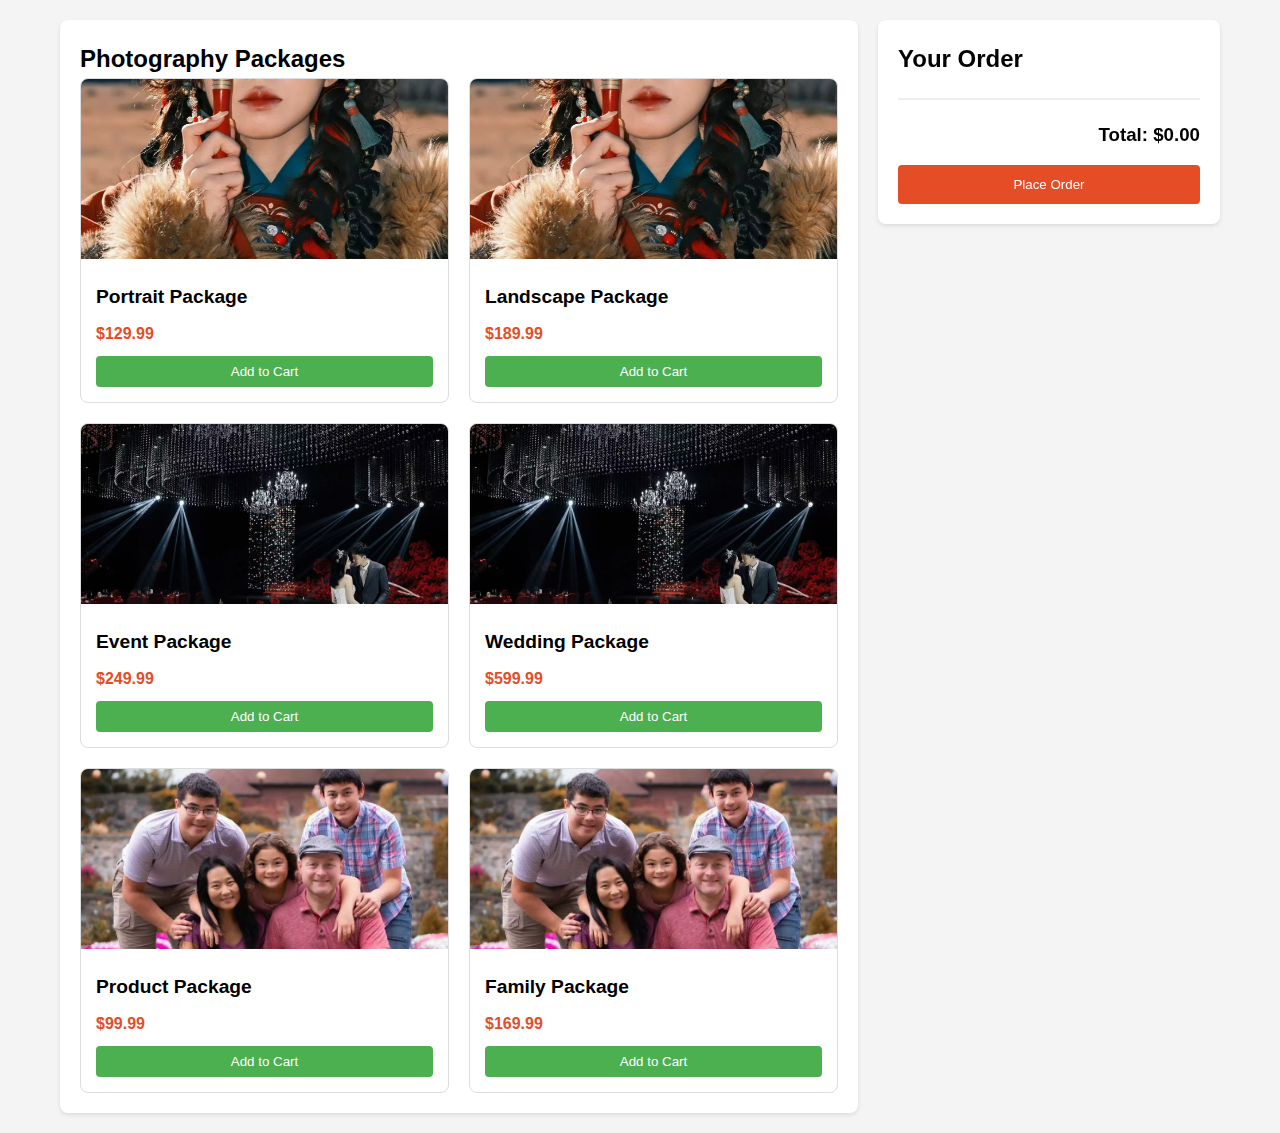
<file: lvyouchuxing/photo.html>
<!DOCTYPE html>
<html lang="en">

<head>
    <meta charset="UTF-8">
    <meta name="viewport" content="width=device-width, initial-scale=1.0">
    <title>Photography Ordering System</title>
    <style>
        * {
            margin: 0;
            padding: 0;
            box-sizing: border-box;
        }

        body {
            font-family: Arial, sans-serif;
            line-height: 1.6;
            background-color: #f4f4f4;
        }

       .container {
            max-width: 1200px;
            margin: 0 auto;
            padding: 20px;
            display: grid;
            grid-template-columns: 7fr 3fr;
            gap: 20px;
        }

       .package-section {
            background: white;
            padding: 20px;
            border-radius: 8px;
            box-shadow: 0 2px 4px rgba(0, 0, 0, 0.1);
        }

       .cart-section {
            background: white;
            padding: 20px;
            border-radius: 8px;
            box-shadow: 0 2px 4px rgba(0, 0, 0, 0.1);
            position: sticky;
            top: 20px;
            height: fit-content;
        }

       .package-grid {
            display: grid;
            grid-template-columns: repeat(auto-fill, minmax(250px, 1fr));
            gap: 20px;
        }

       .package-item {
            border: 1px solid #ddd;
            border-radius: 8px;
            overflow: hidden;
            transition: transform 0.2s;
        }

       .package-item:hover {
            transform: translateY(-5px);
        }

       .package-item img {
            width: 100%;
            height: 180px;
            object-fit: cover;
        }

       .package-item-content {
            padding: 15px;
        }

       .package-item-title {
            font-size: 1.2em;
            margin-bottom: 8px;
        }

       .package-item-price {
            color: #e44d26;
            font-weight: bold;
            margin-bottom: 10px;
        }

       .add-to-cart {
            background: #4CAF50;
            color: white;
            border: none;
            padding: 8px 15px;
            border-radius: 4px;
            cursor: pointer;
            width: 100%;
            transition: background 0.2s;
        }

       .add-to-cart:hover {
            background: #45a049;
        }

       .cart-item {
            display: flex;
            justify-content: space-between;
            align-items: center;
            padding: 10px 0;
            border-bottom: 1px solid #eee;
        }

       .cart-item-quantity {
            display: flex;
            align-items: center;
            gap: 10px;
        }

       .quantity-btn {
            background: #ddd;
            border: none;
            padding: 5px 10px;
            border-radius: 4px;
            cursor: pointer;
        }

       .cart-total {
            margin-top: 20px;
            padding-top: 20px;
            border-top: 2px solid #eee;
            text-align: right;
        }

       .place-order {
            background: #e44d26;
            color: white;
            border: none;
            padding: 12px 20px;
            border-radius: 4px;
            cursor: pointer;
            width: 100%;
            margin-top: 15px;
            transition: background 0.2s;
        }

       .place-order:hover {
            background: #d44122;
        }

        @media (max-width: 768px) {
           .container {
                grid-template-columns: 1fr;
            }

           .cart-section {
                position: static;
            }
        }
    </style>
</head>

<body>
<div class="container">
    <div class="package-section">
        <h2>Photography Packages</h2>
        <div class="package-grid" id="packageGrid">
            <!-- Package items will be populated by JavaScript -->
        </div>
    </div>

    <div class="cart-section">
        <h2>Your Order</h2>
        <div id="cartItems">
            <!-- Cart items will be populated by JavaScript -->
        </div>
        <div class="cart-total">
            <h3>Total: <span id="cartTotal">$0.00</span></h3>
        </div>
        <button class="place-order" onclick="placeOrder()">Place Order</button>
    </div>
</div>

<script>
    const photographyPackages = [
        { id: 1, name: 'Portrait Package', price: 129.99, image: 'images/photo/3.jpg' },
        { id: 2, name: 'Landscape Package', price: 189.99, image: 'images/photo/3.jpg' },
        { id: 3, name: 'Event Package', price: 249.99, image: 'images/photo/2.jpg' },
        { id: 4, name: 'Wedding Package', price: 599.99, image: 'images/photo/2.jpg' },
        { id: 5, name: 'Product Package', price: 99.99, image: 'images/photo/1.jpg' },
        { id: 6, name: 'Family Package', price: 169.99, image: 'images/photo/1.jpg' }
    ];

    let cart = [];

    // Initialize photography packages
    function initPackages() {
        const packageGrid = document.getElementById('packageGrid');
        photographyPackages.forEach(packageItem => {
            const packageElement = document.createElement('div');
            packageElement.className = 'package-item';
            packageElement.innerHTML = `
                <img src="${packageItem.image}" alt="${packageItem.name}">
                <div class="package-item-content">
                    <h3 class="package-item-title">${packageItem.name}</h3>
                    <p class="package-item-price">$${packageItem.price.toFixed(2)}</p>
                    <button class="add-to-cart" onclick="addToCart(${packageItem.id})">Add to Cart</button>
                </div>
            `;
            packageGrid.appendChild(packageElement);
        });
    }

    // Add item to cart
    function addToCart(itemId) {
        const item = photographyPackages.find(item => item.id === itemId);
        const cartItem = cart.find(cartItem => cartItem.id === itemId);

        if (cartItem) {
            cartItem.quantity++;
        } else {
            cart.push({...item, quantity: 1 });
        }

        updateCart();
    }

    // Update cart display
    function updateCart() {
        const cartItems = document.getElementById('cartItems');
        const cartTotal = document.getElementById('cartTotal');
        cartItems.innerHTML = '';

        let total = 0;
        cart.forEach(item => {
            const cartItem = document.createElement('div');
            cartItem.className = 'cart-item';
            cartItem.innerHTML = `
                <span>${item.name}</span>
                <div class="cart-item-quantity">
                    <button class="quantity-btn" onclick="updateQuantity(${item.id}, ${item.quantity - 1})">-</button>
                    <span>${item.quantity}</span>
                    <button class="quantity-btn" onclick="updateQuantity(${item.id}, ${item.quantity + 1})">+</button>
                    <span>$${(item.price * item.quantity).toFixed(2)}</span>
                </div>
            `;
            cartItems.appendChild(cartItem);
            total += item.price * item.quantity;
        });

        cartTotal.textContent = `$${total.toFixed(2)}`;
    }

    // Update item quantity
    function updateQuantity(itemId, newQuantity) {
        if (newQuantity < 1) {
            cart = cart.filter(item => item.id!== itemId);
        } else {
            const item = cart.find(item => item.id === itemId);
            if (item) {
                item.quantity = newQuantity;
            }
        }
        updateCart();
    }

    // Place order
    function placeOrder() {
        if (cart.length === 0) {
            alert('Please add items to your cart first!');
            return;
        }
        alert('Order placed successfully!');
        cart = [];
        updateCart();
    }

    // Initialize the packages when the page loads
    window.onload = initPackages;
</script>
</body>

</html>
</file>
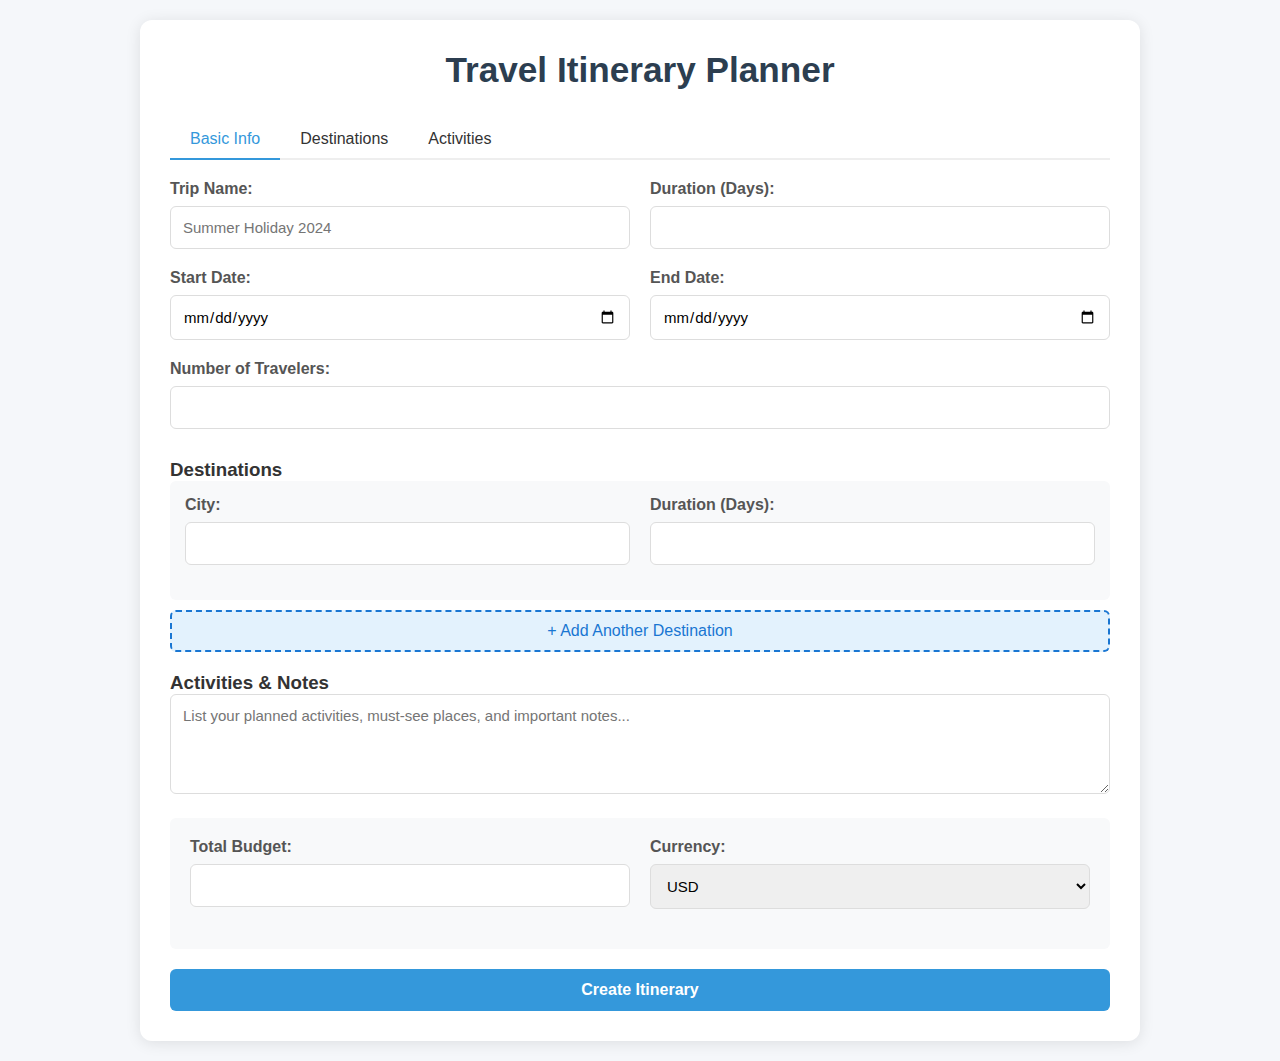
<file: lvyouchuxing/route.html>
<!DOCTYPE html>
<html lang="en">
<head>
    <meta charset="UTF-8">
    <meta name="viewport" content="width=device-width, initial-scale=1.0">
    <title>Travel Itinerary Planner</title>
    <style>
        * {
            box-sizing: border-box;
            margin: 0;
            padding: 0;
            font-family: 'Segoe UI', Arial, sans-serif;
        }

        body {
            background-color: #f5f7fa;
            padding: 20px;
            color: #333;
        }

        .container {
            max-width: 1000px;
            margin: 0 auto;
            background-color: white;
            padding: 30px;
            border-radius: 12px;
            box-shadow: 0 2px 15px rgba(0,0,0,0.1);
        }

        h1 {
            color: #2c3e50;
            text-align: center;
            margin-bottom: 30px;
            font-size: 2.2em;
        }

        .tabs {
            display: flex;
            margin-bottom: 20px;
            border-bottom: 2px solid #eee;
        }

        .tab {
            padding: 10px 20px;
            cursor: pointer;
            border-bottom: 2px solid transparent;
            margin-bottom: -2px;
        }

        .tab.active {
            border-bottom: 2px solid #3498db;
            color: #3498db;
        }

        .form-section {
            margin-bottom: 30px;
        }

        .form-row {
            display: flex;
            gap: 20px;
            margin-bottom: 20px;
        }

        .form-group {
            flex: 1;
        }

        label {
            display: block;
            margin-bottom: 8px;
            color: #555;
            font-weight: 600;
        }

        input, select, textarea {
            width: 100%;
            padding: 12px;
            border: 1px solid #ddd;
            border-radius: 6px;
            font-size: 15px;
        }

        textarea {
            resize: vertical;
            min-height: 100px;
        }

        .destinations {
            margin-bottom: 20px;
        }

        .destination {
            background-color: #f8f9fa;
            padding: 15px;
            border-radius: 6px;
            margin-bottom: 10px;
        }

        .add-destination {
            background-color: #e3f2fd;
            color: #1976d2;
            padding: 10px;
            border: 2px dashed #1976d2;
            border-radius: 6px;
            cursor: pointer;
            text-align: center;
            margin-bottom: 20px;
        }

        .activities {
            margin-top: 20px;
        }

        .activity {
            background-color: #fff;
            padding: 15px;
            border-radius: 6px;
            border: 1px solid #eee;
            margin-bottom: 10px;
        }

        button {
            background-color: #3498db;
            color: white;
            padding: 12px 24px;
            border: none;
            border-radius: 6px;
            cursor: pointer;
            font-size: 16px;
            font-weight: 600;
            width: 100%;
            transition: background-color 0.3s;
        }

        button:hover {
            background-color: #2980b9;
        }

        .budget-section {
            background-color: #f8f9fa;
            padding: 20px;
            border-radius: 6px;
            margin-top: 20px;
        }

        .delete-btn {
            background-color: #e74c3c;
            padding: 5px 10px;
            margin-left: 10px;
            font-size: 14px;
        }

        @media (max-width: 768px) {
            .form-row {
                flex-direction: column;
                gap: 10px;
            }
        }
    </style>
</head>
<body>
<div class="container">
    <h1>Travel Itinerary Planner</h1>

    <div class="tabs">
        <div class="tab active">Basic Info</div>
        <div class="tab">Destinations</div>
        <div class="tab">Activities</div>
    </div>

    <form id="itineraryForm">
        <div class="form-section">
            <div class="form-row">
                <div class="form-group">
                    <label for="tripName">Trip Name:</label>
                    <input type="text" id="tripName" required placeholder="Summer Holiday 2024">
                </div>
                <div class="form-group">
                    <label for="duration">Duration (Days):</label>
                    <input type="number" id="duration" required min="1">
                </div>
            </div>

            <div class="form-row">
                <div class="form-group">
                    <label for="startDate">Start Date:</label>
                    <input type="date" id="startDate" required>
                </div>
                <div class="form-group">
                    <label for="endDate">End Date:</label>
                    <input type="date" id="endDate" required>
                </div>
            </div>

            <div class="form-group">
                <label for="travelers">Number of Travelers:</label>
                <input type="number" id="travelers" required min="1">
            </div>
        </div>

        <div class="destinations">
            <h3>Destinations</h3>
            <div id="destinationList">
                <div class="destination">
                    <div class="form-row">
                        <div class="form-group">
                            <label>City:</label>
                            <input type="text" class="city" required>
                        </div>
                        <div class="form-group">
                            <label>Duration (Days):</label>
                            <input type="number" class="stay-duration" required min="1">
                        </div>
                    </div>
                </div>
            </div>
            <div class="add-destination" id="addDestination">+ Add Another Destination</div>
        </div>

        <div class="activities">
            <h3>Activities & Notes</h3>
            <textarea placeholder="List your planned activities, must-see places, and important notes..."></textarea>
        </div>

        <div class="budget-section">
            <div class="form-row">
                <div class="form-group">
                    <label for="budget">Total Budget:</label>
                    <input type="number" id="budget" required min="0" step="0.01">
                </div>
                <div class="form-group">
                    <label for="currency">Currency:</label>
                    <select id="currency">
                        <option value="USD">USD</option>
                        <option value="EUR">EUR</option>
                        <option value="GBP">GBP</option>
                        <option value="JPY">JPY</option>
                    </select>
                </div>
            </div>
        </div>

        <button type="submit" style="margin-top: 20px;">Create Itinerary</button>
    </form>
</div>

<script>
    document.getElementById('addDestination').addEventListener('click', function() {
        const destinationList = document.getElementById('destinationList');
        const newDestination = document.createElement('div');
        newDestination.className = 'destination';
        newDestination.innerHTML = `
            <div class="form-row">
                <div class="form-group">
                    <label>City:</label>
                    <input type="text" class="city" required>
                </div>
                <div class="form-group">
                    <label>Duration (Days):</label>
                    <input type="number" class="stay-duration" required min="1">
                </div>
            </div>
            <button type="button" class="delete-btn" onclick="this.parentElement.remove()">Remove</button>
        `;
        destinationList.appendChild(newDestination);
    });

    document.getElementById('itineraryForm').addEventListener('submit', function(e) {
        e.preventDefault();

        const destinations = Array.from(document.getElementsByClassName('destination')).map(dest => ({
            city: dest.querySelector('.city').value,
            duration: dest.querySelector('.stay-duration').value
        }));

        const formData = {
            tripName: document.getElementById('tripName').value,
            duration: document.getElementById('duration').value,
            startDate: document.getElementById('startDate').value,
            endDate: document.getElementById('endDate').value,
            travelers: document.getElementById('travelers').value,
            destinations: destinations,
            budget: document.getElementById('budget').value,
            currency: document.getElementById('currency').value
        };

        alert('Itinerary created!\n\n' + JSON.stringify(formData, null, 2));
    });

    // Handle tab switching
    document.querySelectorAll('.tab').forEach(tab => {
        tab.addEventListener('click', function() {
            document.querySelectorAll('.tab').forEach(t => t.classList.remove('active'));
            this.classList.add('active');
        });
    });
</script>
</body>
</html>
</file>
<file: lvyouchuxing/css/style.css>
/* 全局样式 */
* {
    margin: 0;
    padding: 0;
    box-sizing: border-box;
}

body {
    font-family: 'Microsoft YaHei', sans-serif;
    line-height: 1.6;
}

/* 导航栏样式 */
.navbar {
    background-color: #fff;
    padding: 1rem 5%;
    position: fixed;
    width: 100%;
    top: 0;
    z-index: 1000;
    box-shadow: 0 2px 5px rgba(0,0,0,0.1);
    display: flex;
    justify-content: space-between;
    align-items: center;
}

.nav-links {
    display: flex;
    list-style: none;
    margin: 0;
    padding: 0;
}

.nav-links li {
    margin-left: 2rem;
}

.nav-links a {
    text-decoration: none;
    color: #333;
    font-weight: 500;
    transition: color 0.3s;
}

.nav-links a:hover {
    color: #007bff;
}

/* 移动端导航栏样式 */
@media screen and (max-width: 768px) {
    .nav-toggle {
        display: block;
    }

    .nav-links {
        display: none;
        position: absolute;
        top: 100%;
        left: 0;
        width: 100%;
        background: #fff;
        flex-direction: column;
        padding: 1rem 0;
        box-shadow: 0 2px 5px rgba(0,0,0,0.1);
    }

    .nav-links.active {
        display: flex;
    }

    .nav-links li {
        margin: 0;
    }

    .nav-links a {
        padding: 1rem 5%;
        display: block;
    }
} 

/* 英雄区域样式 */
.hero {
    height: 100vh;
    background-image: linear-gradient(rgba(0,0,0,0.6), rgba(0,0,0,0.6)), 
        url('../images/hero/main-hero.jpg');
    background-size: cover;
    background-position: center;
    display: flex;
    align-items: center;
    justify-content: center;
    text-align: center;
    color: #fff;
}

.hero-content h2 {
    font-size: 3.5rem;
    margin-bottom: 1.5rem;
    text-shadow: 2px 2px 4px rgba(0,0,0,0.5);
    font-weight: 700;
}

.hero-content p {
    font-size: 1.2rem;
    max-width: 600px;
    margin: 0 auto;
    text-shadow: 1px 1px 3px rgba(0,0,0,0.5);
}

.cta-button {
    display: inline-block;
    padding: 1rem 2rem;
    background-color: #007bff;
    color: #fff;
    text-decoration: none;
    border-radius: 5px;
    margin-top: 2rem;
    transition: background-color 0.3s;
}

.cta-button:hover {
    background-color: #0056b3;
}

/* 目的地网格样式 */
.destination-grid {
    display: grid;
    grid-template-columns: repeat(4, 1fr);
    gap: 2rem;
    padding: 2rem 5%;
    max-width: 1400px;
    margin: 0 auto;
}

/* 响应式调整 */
@media screen and (max-width: 1200px) {
    .destination-grid {
        grid-template-columns: repeat(3, 1fr);
    }
}

@media screen and (max-width: 992px) {
    .destination-grid {
        grid-template-columns: repeat(2, 1fr);
    }
}

@media screen and (max-width: 576px) {
    .destination-grid {
        grid-template-columns: 1fr;
    }
}

/* 页脚样式 */
footer {
    background-color: #333;
    color: #fff;
    padding: 3rem 5%;
    text-align: center;
}

.footer-content {
    display: grid;
    grid-template-columns: repeat(auto-fit, minmax(250px, 1fr));
    gap: 2rem;
    max-width: 1200px;
    margin: 0 auto;
}

.footer-section {
    padding: 1rem;
}

.footer-section h3 {
    margin-bottom: 1rem;
}

.social-links {
    display: flex;
    justify-content: center;
    gap: 1rem;
    margin-top: 1rem;
}

.social-icon {
    color: #fff;
    text-decoration: none;
    padding: 0.5rem 1rem;
    border-radius: 5px;
    background-color: rgba(255, 255, 255, 0.1);
    transition: background-color 0.3s;
}

.social-icon:hover {
    background-color: rgba(255, 255, 255, 0.2);
}

.footer-bottom {
    margin-top: 2rem;
    padding-top: 2rem;
    border-top: 1px solid rgba(255, 255, 255, 0.1);
}

/* 滑块按钮样式 */
.slider-button {
    position: absolute;
    top: 50%;
    transform: translateY(-50%);
    width: 40px;
    height: 40px;
    background: #fff;
    border: none;
    border-radius: 50%;
    box-shadow: 0 2px 5px rgba(0,0,0,0.2);
    cursor: pointer;
    display: flex;
    align-items: center;
    justify-content: center;
    font-size: 1.2rem;
    color: #333;
    z-index: 10;
    transition: all 0.3s ease;
}

.slider-button:hover {
    background: #f8f9fa;
    box-shadow: 0 4px 8px rgba(0,0,0,0.2);
}

.slider-button.prev {
    left: 5px;
}

.slider-button.next {
    right: 5px;
}

/* 目的地卡片统一样式 */
.destination-card {
    position: relative;
    border-radius: 10px;
    overflow: hidden;
    box-shadow: 0 2px 10px rgba(0,0,0,0.1);
    transition: transform 0.3s;
    height: 320px;
}

.destination-card:hover {
    transform: translateY(-5px);
}

.destination-card img {
    width: 100%;
    height: 100%;
    object-fit: cover;
}

/* 卡片文字内容样式 */
.destination-info {
    position: absolute;
    bottom: 0;
    left: 0;
    right: 0;
    padding: 2rem 1.5rem 1.5rem;
    background: linear-gradient(transparent, rgba(0,0,0,0.5) 20%, rgba(0,0,0,0.8));
    color: #fff;
    z-index: 2;
}

.destination-info h3 {
    font-size: 1.4rem;
    margin-bottom: 1rem;
    font-weight: 600;
    text-shadow: 1px 1px 3px rgba(0,0,0,0.5);
}

.destination-info p {
    font-size: 1rem;
    line-height: 1.6;
    margin-bottom: 1rem;
    text-shadow: 1px 1px 2px rgba(0,0,0,0.5);
    opacity: 0.95;
}

.destination-info .tags {
    display: flex;
    gap: 0.8rem;
    flex-wrap: wrap;
    margin-top: 1rem;
}

.tag {
    background: rgba(255,255,255,0.2);
    padding: 0.4rem 1.2rem;
    border-radius: 20px;
    font-size: 0.9rem;
    font-weight: 500;
    text-shadow: 1px 1px 2px rgba(0,0,0,0.3);
    backdrop-filter: blur(4px);
}

/* 响应式调整 */
@media screen and (max-width: 768px) {
    .guides-container {
        padding: 0 30px;
    }
    
    .guide-card {
        min-width: 260px;
    }
    
    .slider-button {
        width: 35px;
        height: 35px;
        font-size: 1rem;
    }
} 

/* 热门目的地样式 */
.featured-destinations {
    padding: 4rem 5%;
}

.featured-destinations h2 {
    text-align: center;
    margin-bottom: 2rem;
} 

/* 景点介绍页面样式 */
.destinations-page {
    padding-top: 80px; /* 为固定导航栏留出空间 */
}

.destinations-hero {
    height: 60vh;
    background-image: linear-gradient(rgba(0,0,0,0.6), rgba(0,0,0,0.6)),
        url('../images/hero/destinations-hero.jpg');
    background-size: cover;
    background-position: center;
    display: flex;
    align-items: center;
    justify-content: center;
    text-align: center;
    color: #fff;
}

.destinations-hero h1 {
    font-size: 3.5rem;
    margin-bottom: 1.5rem;
    text-shadow: 2px 2px 4px rgba(0,0,0,0.5);
    font-weight: 700;
}

.destinations-hero p {
    font-size: 1.2rem;
    max-width: 600px;
    margin: 0 auto;
    text-shadow: 1px 1px 3px rgba(0,0,0,0.5);
}

.destination-filters {
    background-color: #f8f9fa;
    padding: 2rem 5%;
    box-shadow: 0 2px 10px rgba(0,0,0,0.05);
}

.filter-container {
    max-width: 1200px;
    margin: 0 auto;
    display: flex;
    flex-wrap: wrap;
    gap: 1rem;
    justify-content: space-between;
    align-items: center;
}

.search-box input {
    padding: 0.8rem 1.5rem;
    border: 2px solid #ddd;
    border-radius: 5px;
    width: 300px;
    font-size: 1rem;
    transition: border-color 0.3s;
}

.search-box input:focus {
    border-color: #007bff;
    outline: none;
}

.filter-options {
    display: flex;
    gap: 1rem;
}

.filter-options select {
    padding: 0.8rem 1.5rem;
    border: 2px solid #ddd;
    border-radius: 5px;
    font-size: 1rem;
    cursor: pointer;
    background-color: #fff;
    transition: border-color 0.3s;
}

.filter-options select:focus {
    border-color: #007bff;
    outline: none;
}

.destinations-grid {
    display: grid;
    grid-template-columns: repeat(auto-fill, minmax(300px, 1fr));
    gap: 2rem;
    padding: 3rem 5%;
    max-width: 1400px;
    margin: 0 auto;
}

.destination-card {
    position: relative;
    border-radius: 10px;
    overflow: hidden;
    box-shadow: 0 2px 10px rgba(0,0,0,0.1);
    transition: transform 0.3s;
}

.destination-card:hover {
    transform: translateY(-5px);
}

.destination-card img {
    width: 100%;
    height: 250px;
    object-fit: cover;
}

.destination-info {
    position: absolute;
    bottom: 0;
    left: 0;
    right: 0;
    padding: 2rem 1.5rem 1.5rem;
    background: linear-gradient(transparent, rgba(0,0,0,0.8) 50%);
    color: #fff;
}

.destination-info h3 {
    font-size: 1.5rem;
    margin-bottom: 0.8rem;
    font-weight: 600;
    text-shadow: 1px 1px 3px rgba(0,0,0,0.5);
}

.destination-info p {
    font-size: 1rem;
    line-height: 1.6;
    margin-bottom: 1rem;
    text-shadow: 1px 1px 2px rgba(0,0,0,0.5);
}

.destination-info .tags {
    display: flex;
    gap: 0.5rem;
    margin-top: 0.5rem;
}

.tag {
    background: rgba(255,255,255,0.25);
    padding: 0.3rem 1rem;
    border-radius: 20px;
    font-size: 0.9rem;
    font-weight: 500;
    text-shadow: 1px 1px 2px rgba(0,0,0,0.3);
    backdrop-filter: blur(4px);
}

.featured-experiences {
    background-color: #f8f9fa;
    padding: 5rem 5%;
}

.featured-experiences h2 {
    text-align: center;
    margin-bottom: 3rem;
    font-size: 2.2rem;
    color: #333;
    font-weight: 600;
}

.experiences-container {
    display: grid;
    grid-template-columns: repeat(auto-fit, minmax(300px, 1fr));
    gap: 2rem;
    max-width: 1200px;
    margin: 0 auto;
}

.experience-card {
    position: relative;
    border-radius: 10px;
    overflow: hidden;
    aspect-ratio: 16/9;
}

.experience-card img {
    width: 100%;
    height: 100%;
    object-fit: cover;
    transition: transform 0.3s;
}

.experience-card:hover img {
    transform: scale(1.05);
}

.experience-content {
    padding: 2rem 1.5rem 1.5rem;
    background: linear-gradient(transparent, rgba(0,0,0,0.85) 50%);
}

.experience-content h3 {
    font-size: 1.4rem;
    margin-bottom: 0.8rem;
    font-weight: 600;
    text-shadow: 1px 1px 3px rgba(0,0,0,0.5);
}

.experience-content p {
    font-size: 1rem;
    line-height: 1.5;
    text-shadow: 1px 1px 2px rgba(0,0,0,0.5);
}

/* 响应式调整 */
@media screen and (max-width: 768px) {
    .destinations-hero h1 {
        font-size: 2.5rem;
    }
    
    .destinations-hero p {
        font-size: 1.1rem;
        padding: 0 1rem;
    }
    
    .filter-container {
        flex-direction: column;
        align-items: stretch;
    }
    
    .search-box input {
        width: 100%;
    }
    
    .filter-options {
        flex-direction: column;
    }
} 

/* 旅游攻略页面样式 */
.guides-page {
    padding-top: 80px;
}

.guides-hero {
    height: 60vh;
    background-image: linear-gradient(rgba(0,0,0,0.6), rgba(0,0,0,0.6)),
        url('../images/hero/guides-hero.jpg');
    background-size: cover;
    background-position: center;
    display: flex;
    align-items: center;
    justify-content: center;
    text-align: center;
    color: #fff;
}

.guides-hero h1 {
    font-size: 3.5rem;
    margin-bottom: 1.5rem;
    text-shadow: 2px 2px 4px rgba(0,0,0,0.5);
    font-weight: 700;
}

.guides-hero p {
    font-size: 1.2rem;
    max-width: 600px;
    margin: 0 auto;
    text-shadow: 1px 1px 3px rgba(0,0,0,0.5);
}

/* 攻略分类样式 */
.guides-categories {
    padding: 4rem 5%;
    background-color: #f8f9fa;
}

.guides-categories h2 {
    text-align: center;
    margin-bottom: 3rem;
    font-size: 2.2rem;
    color: #333;
    font-weight: 600;
}

.categories-grid {
    display: grid;
    grid-template-columns: repeat(auto-fit, minmax(250px, 1fr));
    gap: 2rem;
    max-width: 1200px;
    margin: 0 auto;
}

.category-card {
    position: relative;
    border-radius: 10px;
    overflow: hidden;
    aspect-ratio: 3/2;
    cursor: pointer;
}

.category-card img {
    width: 100%;
    height: 100%;
    object-fit: cover;
    transition: transform 0.3s;
}

.category-card:hover img {
    transform: scale(1.05);
}

.category-content {
    position: absolute;
    bottom: 0;
    left: 0;
    right: 0;
    padding: 2rem 1.5rem;
    background: linear-gradient(transparent, rgba(0,0,0,0.8));
    color: #fff;
}

.category-content h3 {
    font-size: 1.4rem;
    margin-bottom: 0.5rem;
    font-weight: 600;
    text-shadow: 1px 1px 3px rgba(0,0,0,0.5);
}

.category-content p {
    font-size: 1rem;
    text-shadow: 1px 1px 2px rgba(0,0,0,0.5);
}

/* 精选攻略样式 */
.featured-guides {
    padding: 4rem 5%;
    background-color: #f8f9fa;
}

.featured-guides h2 {
    text-align: center;
    margin-bottom: 3rem;
    font-size: 2.2rem;
    color: #333;
    font-weight: 600;
}

.featured-guides-grid {
    display: grid;
    grid-template-columns: repeat(3, 1fr);
    gap: 2rem;
    max-width: 1200px;
    margin: 0 auto;
}

.guide-card {
    background: #fff;
    border-radius: 12px;
    overflow: hidden;
    box-shadow: 0 2px 15px rgba(0,0,0,0.1);
    transition: transform 0.3s;
}

.guide-card:hover {
    transform: translateY(-5px);
}

.guide-card img {
    width: 100%;
    height: 220px;
    object-fit: cover;
}

.guide-card-content {
    padding: 1.5rem;
}

.guide-card h3 {
    font-size: 1.4rem;
    margin-bottom: 1rem;
    color: #333;
    font-weight: 600;
}

.guide-card p {
    color: #666;
    margin-bottom: 1.5rem;
    line-height: 1.6;
    font-size: 1rem;
}

.guide-card .author {
    display: flex;
    align-items: center;
    gap: 0.8rem;
    margin-bottom: 0.8rem;
}

.guide-card .author img {
    width: 40px;
    height: 40px;
    border-radius: 50%;
    object-fit: cover;
}

.guide-card .author span {
    color: #444;
    font-size: 1rem;
    font-weight: 500;
}

.guide-card .date {
    color: #999;
    font-size: 0.9rem;
}

/* 响应式调整 */
@media screen and (max-width: 1200px) {
    .featured-guides-grid {
        grid-template-columns: repeat(2, 1fr);
    }
}

@media screen and (max-width: 768px) {
    .featured-guides-grid {
        grid-template-columns: 1fr;
    }
    
    .guide-card img {
        height: 200px;
    }
} 

/* 最新攻略样式 */
.guides-grid {
    display: grid;
    grid-template-columns: repeat(auto-fit, minmax(300px, 1fr));
    gap: 2rem;
    max-width: 1200px;
    margin: 0 auto 2rem;
}

.load-more {
    text-align: center;
    margin: 2rem 0;
}

/* 响应式调整 */
@media screen and (max-width: 768px) {
    .guides-hero h1 {
        font-size: 2.5rem;
    }
    
    .guides-hero p {
        font-size: 1.1rem;
        padding: 0 1rem;
    }
    
    .categories-grid {
        grid-template-columns: 1fr;
    }
} 

/* 响应式调整 */
@media screen and (max-width: 768px) {
    .dropdown-menu {
        position: static;
        opacity: 1;
        visibility: visible;
        transform: none;
        box-shadow: none;
        background: #f8f9fa;
        display: none;
    }

    .dropdown.active .dropdown-menu {
        display: block;
    }

    .dropdown-toggle::after {
        right: 1rem;
    }
} 

/* 预订服务页面样式 */
.booking-page {
    padding-top: 80px;
}

.booking-hero {
    height: 50vh;
    background-image: linear-gradient(rgba(0,0,0,0.6), rgba(0,0,0,0.6)),
        url('../images/hero/booking-hero.jpg');
    background-size: cover;
    background-position: center;
    display: flex;
    align-items: center;
    justify-content: center;
    text-align: center;
    color: #fff;
}

.booking-hero h1 {
    font-size: 3.5rem;
    margin-bottom: 1.5rem;
    text-shadow: 2px 2px 4px rgba(0,0,0,0.5);
    font-weight: 700;
}

.booking-hero p {
    font-size: 1.2rem;
    max-width: 600px;
    margin: 0 auto;
    text-shadow: 1px 1px 3px rgba(0,0,0,0.5);
}

/* 服务卡片样式 */
.booking-services {
    padding: 4rem 5%;
}

.services-grid {
    display: grid;
    grid-template-columns: repeat(3, 1fr);
    gap: 2rem;
    max-width: 1200px;
    margin: 0 auto;
}

.service-card {
    position: relative;
    border-radius: 10px;
    overflow: hidden;
    box-shadow: 0 2px 10px rgba(0,0,0,0.1);
    transition: transform 0.3s;
    height: 400px;
}

.service-card:hover {
    transform: translateY(-5px);
}

.service-card img {
    width: 100%;
    height: 100%;
    object-fit: cover;
}

.service-content {
    position: absolute;
    bottom: 0;
    left: 0;
    right: 0;
    padding: 2rem;
    background: linear-gradient(transparent, rgba(0,0,0,0.8));
    color: #fff;
    text-align: center;
}

.service-content h2 {
    font-size: 1.8rem;
    margin-bottom: 1rem;
    text-shadow: 1px 1px 3px rgba(0,0,0,0.5);
}

.service-content p {
    margin-bottom: 1.5rem;
    text-shadow: 1px 1px 2px rgba(0,0,0,0.5);
}

.book-btn {
    display: inline-block;
    padding: 0.8rem 2rem;
    background-color: #007bff;
    color: #fff;
    text-decoration: none;
    border-radius: 5px;
    transition: background-color 0.3s;
}

.book-btn:hover {
    background-color: #0056b3;
}

/* 热门优惠样式 */
.featured-deals {
    padding: 4rem 5%;
    background-color: #f8f9fa;
}

.featured-deals h2 {
    text-align: center;
    margin-bottom: 3rem;
    font-size: 2.2rem;
    color: #333;
    font-weight: 600;
}

.deals-grid {
    display: grid;
    grid-template-columns: repeat(3, 1fr);
    gap: 2rem;
    max-width: 1200px;
    margin: 0 auto;
}

.deal-card {
    background: #fff;
    border-radius: 10px;
    overflow: hidden;
    box-shadow: 0 2px 10px rgba(0,0,0,0.1);
    transition: transform 0.3s;
}

.deal-card:hover {
    transform: translateY(-5px);
}

.deal-card img {
    width: 100%;
    height: 200px;
    object-fit: cover;
}

.deal-content {
    padding: 1.5rem;
}

.deal-content h3 {
    font-size: 1.3rem;
    margin-bottom: 0.5rem;
    color: #333;
}

.deal-content p {
    color: #666;
    margin-bottom: 1rem;
}

.price {
    font-size: 1.4rem;
    color: #e74c3c;
    font-weight: 600;
    margin-bottom: 1rem;
}

.book-now-btn {
    width: 100%;
    padding: 0.8rem;
    background: #007bff;
    color: #fff;
    border: none;
    border-radius: 5px;
    cursor: pointer;
    transition: background-color 0.3s;
}

.book-now-btn:hover {
    background: #0056b3;
}

/* 特色服务样式 */
.booking-features {
    padding: 4rem 5%;
}

.features-grid {
    display: grid;
    grid-template-columns: repeat(4, 1fr);
    gap: 2rem;
    max-width: 1200px;
    margin: 0 auto;
    text-align: center;
}

.feature-item {
    padding: 2rem;
}

.feature-icon {
    font-size: 2.5rem;
    margin-bottom: 1rem;
    display: block;
}

.feature-item h3 {
    font-size: 1.2rem;
    margin-bottom: 0.5rem;
    color: #333;
}

.feature-item p {
    color: #666;
}

/* 响应式调整 */
@media screen and (max-width: 992px) {
    .services-grid,
    .deals-grid {
        grid-template-columns: repeat(2, 1fr);
    }

    .features-grid {
        grid-template-columns: repeat(2, 1fr);
    }
}

@media screen and (max-width: 768px) {
    .booking-hero h1 {
        font-size: 2.5rem;
    }
    
    .booking-hero p {
        font-size: 1.1rem;
        padding: 0 1rem;
    }

    .services-grid,
    .deals-grid {
        grid-template-columns: 1fr;
    }
} 

/* 登录页面样式优化 */
.login-page {
    padding: 100px 5% 60px;
    min-height: calc(100vh - 80px);
    background: linear-gradient(rgba(0,0,0,0.4), rgba(0,0,0,0.4)),
        url('../images/hero/login-hero.jpg');
    background-size: cover;
    background-position: center;
    background-attachment: fixed;
}

.login-content {
    max-width: 1200px;
    margin: 0 auto;
    display: flex;
    align-items: center;
    justify-content: space-between;
    gap: 6rem;
}

.login-left {
    flex: 1.2;
    color: #fff;
    padding: 2rem;
}

.login-left h1 {
    font-size: 3.2rem;
    margin-bottom: 1.5rem;
    font-weight: 700;
    text-shadow: 2px 2px 4px rgba(0,0,0,0.3);
    line-height: 1.2;
}

.login-left p {
    font-size: 1.3rem;
    margin-bottom: 3rem;
    text-shadow: 1px 1px 2px rgba(0,0,0,0.3);
    opacity: 0.9;
}

.feature-list {
    list-style: none;
    padding: 0;
}

.feature-list li {
    font-size: 1.2rem;
    margin-bottom: 1.5rem;
    display: flex;
    align-items: center;
    text-shadow: 1px 1px 2px rgba(0,0,0,0.3);
    opacity: 0.9;
}

.feature-list li::before {
    content: attr(data-icon);
    margin-right: 1rem;
    font-size: 1.4rem;
}

.login-right {
    flex: 0.8;
}

.login-box {
    background: rgba(255, 255, 255, 0.85);
    padding: 3rem;
    border-radius: 20px;
    box-shadow: 0 10px 40px rgba(0,0,0,0.25);
    backdrop-filter: blur(15px);
    width: 100%;
    max-width: 360px;
    border: 1px solid rgba(255,255,255,0.3);
}

.login-box h2 {
    text-align: center;
    margin-bottom: 2.5rem;
    color: #333;
    font-size: 2rem;
    font-weight: 600;
}

.login-form .form-group {
    margin-bottom: 2rem;
}

.login-form label {
    display: block;
    margin-bottom: 0.8rem;
    color: #444;
    font-weight: 500;
    font-size: 1rem;
}

.login-form input {
    width: 100%;
    padding: 0.9rem 1.2rem;
    border: 2px solid rgba(238, 238, 238, 0.8);
    border-radius: 10px;
    font-size: 1rem;
    transition: all 0.3s ease;
    background: rgba(255, 255, 255, 0.8);
}

.login-form input:focus {
    border-color: #007bff;
    box-shadow: 0 0 0 4px rgba(0,123,255,0.1);
    outline: none;
    background: rgba(255, 255, 255, 0.95);
}

.form-options {
    display: flex;
    justify-content: space-between;
    align-items: center;
    margin-bottom: 2rem;
}

.remember-me {
    display: flex;
    align-items: center;
    gap: 0.6rem;
    color: #666;
    font-size: 0.95rem;
}

.remember-me input[type="checkbox"] {
    width: 16px;
    height: 16px;
    cursor: pointer;
    border-radius: 4px;
    border: 2px solid #ddd;
}

.forgot-password {
    color: #007bff;
    text-decoration: none;
    font-size: 0.95rem;
    transition: color 0.3s;
}

.forgot-password:hover {
    color: #0056b3;
    text-decoration: underline;
}

.login-btn {
    width: 100%;
    padding: 1rem;
    background: #007bff;
    color: #fff;
    border: none;
    border-radius: 10px;
    font-size: 1.1rem;
    font-weight: 500;
    cursor: pointer;
    transition: all 0.3s ease;
    margin-bottom: 1rem;
}

.login-btn:hover {
    background: #0056b3;
    transform: translateY(-2px);
    box-shadow: 0 4px 12px rgba(0,123,255,0.2);
}

.register-link {
    text-align: center;
    margin: 1.5rem 0;
    color: #666;
    font-size: 0.95rem;
}

.register-link a {
    color: #007bff;
    text-decoration: none;
    font-weight: 500;
    margin-left: 0.5rem;
    transition: color 0.3s;
}

.register-link a:hover {
    color: #0056b3;
    text-decoration: underline;
}

.social-login {
    margin-top: 2rem;
    text-align: center;
}

.social-login p {
    color: #666;
    margin-bottom: 1.2rem;
    position: relative;
    font-size: 0.95rem;
}

.social-login p::before,
.social-login p::after {
    content: '';
    position: absolute;
    top: 50%;
    width: 35%;
    height: 1px;
    background: #ddd;
}

.social-login p::before {
    left: 0;
}

.social-login p::after {
    right: 0;
}

.social-icons {
    display: flex;
    gap: 1rem;
    justify-content: center;
}

.social-icon-btn {
    flex: 1;
    display: flex;
    align-items: center;
    justify-content: center;
    padding: 0.8rem;
    border-radius: 8px;
    color: #fff;
    text-decoration: none;
    font-size: 1rem;
    font-weight: 500;
    transition: all 0.3s ease;
}

.social-icon-btn:hover {
    transform: translateY(-2px);
    box-shadow: 0 4px 12px rgba(0,0,0,0.15);
    opacity: 0.95;
}

.social-icon-btn.wechat {
    background: #07C160;
}

.social-icon-btn.weibo {
    background: #E6162D;
}

/* 响应式调整 */
@media screen and (max-width: 992px) {
    .login-content {
        flex-direction: column;
        gap: 3rem;
    }

    .login-left {
        text-align: center;
        padding: 1rem;
    }

    .login-right {
        width: 100%;
        display: flex;
        justify-content: center;
    }

    .login-box {
        width: 100%;
        max-width: 400px;
    }
}

@media screen and (max-width: 768px) {
    .login-page {
        padding: 60px 20px 40px;
    }
    
    .login-left h1 {
        font-size: 2.5rem;
    }
    
    .login-left p {
        font-size: 1.1rem;
    }
    
    .feature-list li {
        font-size: 1.1rem;
    }
    
    .login-box {
        padding: 2rem;
    }
} 

/* 轮播卡片模块样式 */
.carousel-section {
    padding: 4rem 5%;
    background-color: #f8f9fa;
}

.carousel-section h2 {
    text-align: center;
    margin-bottom: 3rem;
    font-size: 2.2rem;
    color: #333;
    font-weight: 600;
}

.carousel-container {
    position: relative;
    max-width: 1200px;
    margin: 0 auto;
    padding: 0 40px;
}

.carousel-track {
    display: flex;
    gap: 2rem;
    overflow-x: hidden;
    scroll-behavior: smooth;
}

.carousel-card {
    flex: 0 0 300px;
    background: #fff;
    border-radius: 12px;
    overflow: hidden;
    box-shadow: 0 2px 15px rgba(0,0,0,0.1);
    transition: transform 0.3s;
}

.carousel-card:hover {
    transform: translateY(-5px);
}

.carousel-card img {
    width: 100%;
    height: 200px;
    object-fit: cover;
}

.carousel-content {
    padding: 1.5rem;
}

.carousel-content h3 {
    font-size: 1.4rem;
    margin-bottom: 0.8rem;
    color: #333;
}

.carousel-content p {
    color: #666;
    line-height: 1.6;
    margin-bottom: 1rem;
}

.carousel-button {
    position: absolute;
    top: 50%;
    transform: translateY(-50%);
    width: 40px;
    height: 40px;
    background: #fff;
    border: none;
    border-radius: 50%;
    box-shadow: 0 2px 10px rgba(0,0,0,0.1);
    cursor: pointer;
    display: flex;
    align-items: center;
    justify-content: center;
    font-size: 1.2rem;
    color: #333;
    z-index: 10;
    transition: all 0.3s;
}

.carousel-button:hover {
    background: #f8f9fa;
    box-shadow: 0 4px 12px rgba(0,0,0,0.15);
}

.carousel-button.prev {
    left: 0;
}

.carousel-button.next {
    right: 0;
}

@media screen and (max-width: 768px) {
    .carousel-card {
        flex: 0 0 260px;
    }
    
    .carousel-button {
        width: 35px;
        height: 35px;
        font-size: 1rem;
    }
}
</file>
<file: lvyouchuxing/css/responsive.css>
/* Mobile Navigation */
@media screen and (max-width: 768px) {
    .nav-toggle {
        display: block;
        cursor: pointer;
    }

    .nav-toggle span {
        display: block;
        width: 25px;
        height: 3px;
        background-color: #333;
        margin: 5px 0;
        transition: all 0.3s ease;
    }

    .nav-links {
        display: none;
        width: 100%;
        position: absolute;
        top: 100%;
        left: 0;
        background: #fff;
        padding: 0;
        box-shadow: 0 2px 5px rgba(0,0,0,0.1);
    }

    .nav-links.active {
        display: flex;
        flex-direction: column;
    }

    .nav-links li {
        margin: 0;
        width: 100%;
        text-align: center;
    }

    .nav-links a {
        padding: 1rem;
        display: block;
        border-bottom: 1px solid #eee;
    }
}


@media screen and (max-width: 768px) {
    .hero-content h2 {
        font-size: 2.5rem;
    }

    .hero-content p {
        font-size: 1.1rem;
        padding: 0 1rem;
    }
}


@media screen and (max-width: 1200px) {
    .destination-grid {
        grid-template-columns: repeat(3, 1fr);
    }
}

@media screen and (max-width: 992px) {
    .destination-grid {
        grid-template-columns: repeat(2, 1fr);
    }
}

@media screen and (max-width: 576px) {
    .destination-grid {
        grid-template-columns: 1fr;
    }
}

@media screen and (max-width: 992px) {
    .guides-grid {
        grid-template-columns: repeat(2, 1fr);
    }
}

@media screen and (max-width: 576px) {
    .guides-grid {
        grid-template-columns: 1fr;
    }
}

/* Responsive Booking Section */
@media screen and (max-width: 992px) {
    .services-grid,
    .deals-grid {
        grid-template-columns: repeat(2, 1fr);
    }

    .features-grid {
        grid-template-columns: repeat(2, 1fr);
    }
}

@media screen and (max-width: 768px) {
    .services-grid,
    .deals-grid {
        grid-template-columns: 1fr;
    }

    .service-card {
        height: 300px;
    }
}

/* Responsive Footer */
@media screen and (max-width: 768px) {
    .footer-content {
        grid-template-columns: 1fr;
        text-align: center;
    }

    .social-links {
        justify-content: center;
    }
}

/* Responsive Login Page */
@media screen and (max-width: 992px) {
    .login-content {
        flex-direction: column;
        padding: 2rem;
    }

    .login-left,
    .login-right {
        width: 100%;
        max-width: none;
    }

    .login-box {
        margin: 2rem auto;
    }
}

/* Responsive Search and Filters */
@media screen and (max-width: 768px) {
    .filter-container {
        flex-direction: column;
    }

    .search-box,
    .filter-options {
        width: 100%;
    }

    .filter-options {
        flex-direction: column;
        gap: 1rem;
    }

    .filter-options select {
        width: 100%;
    }
}
</file>
